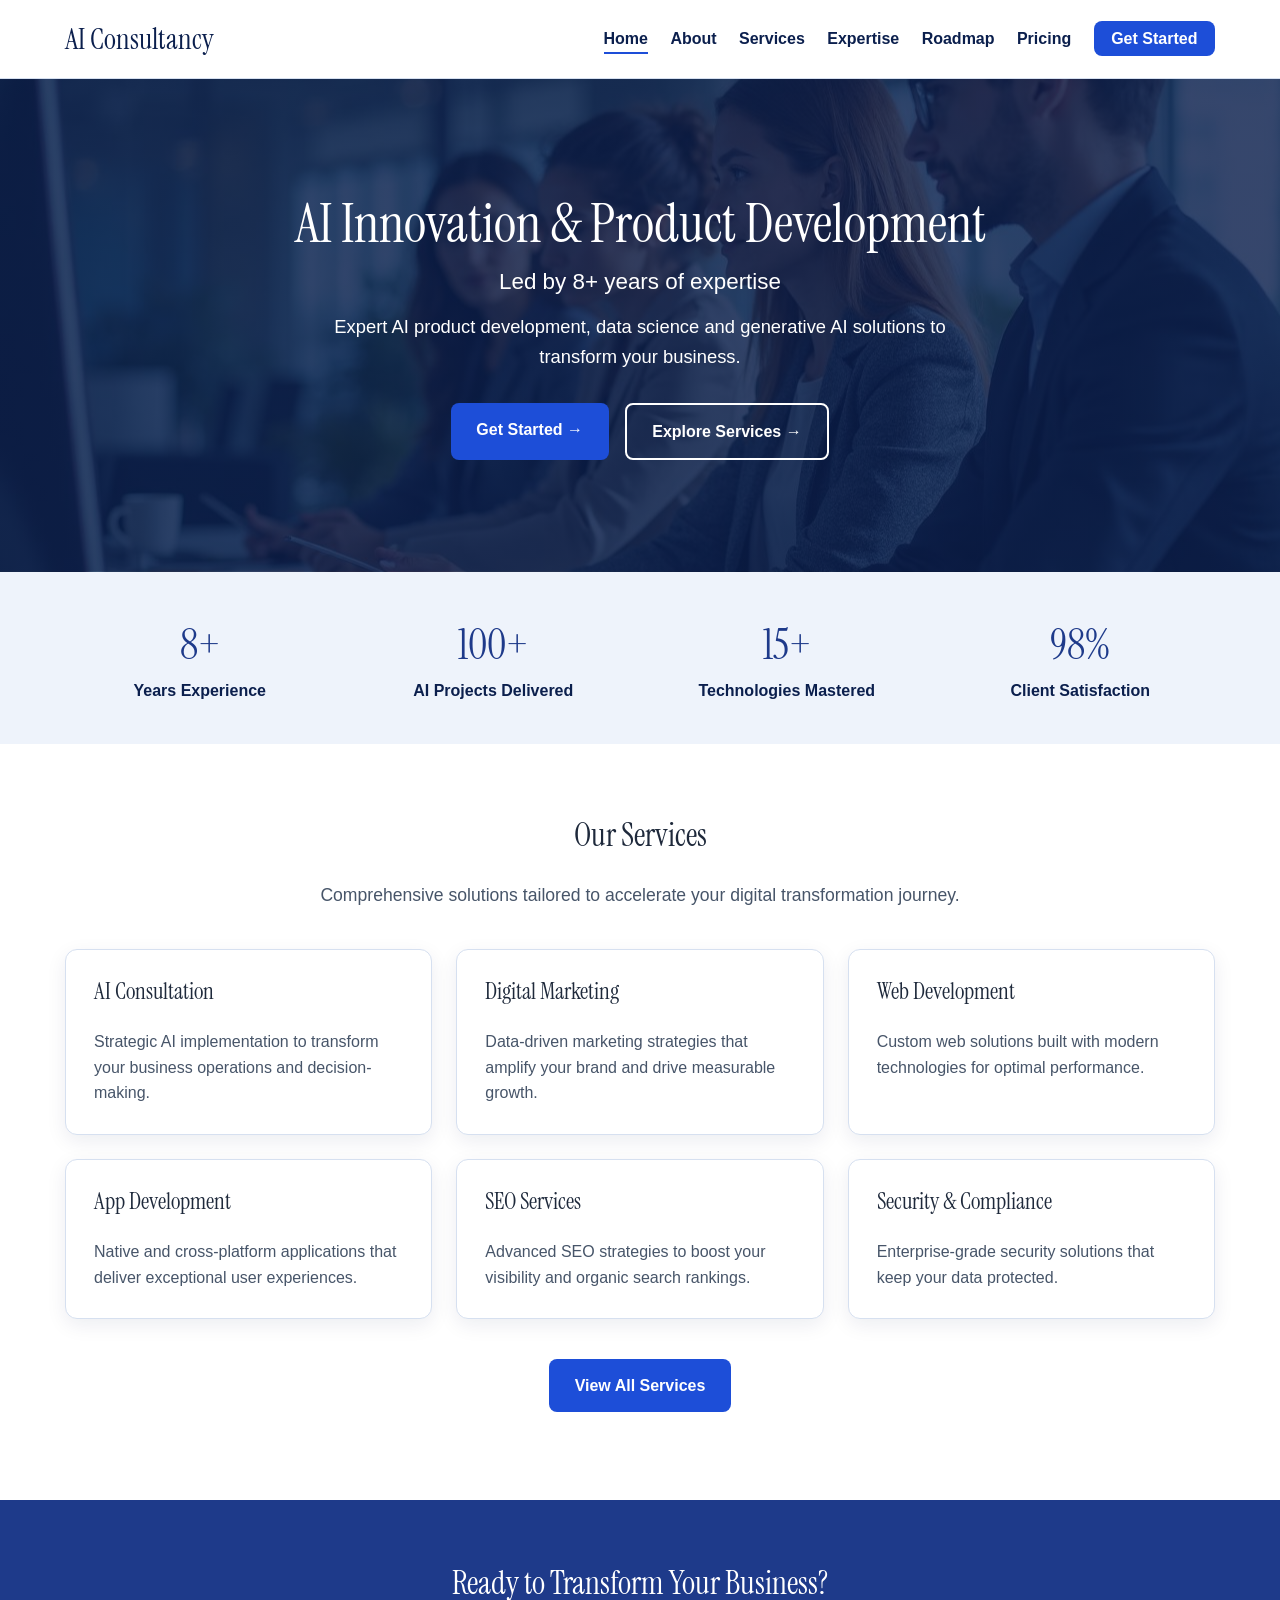
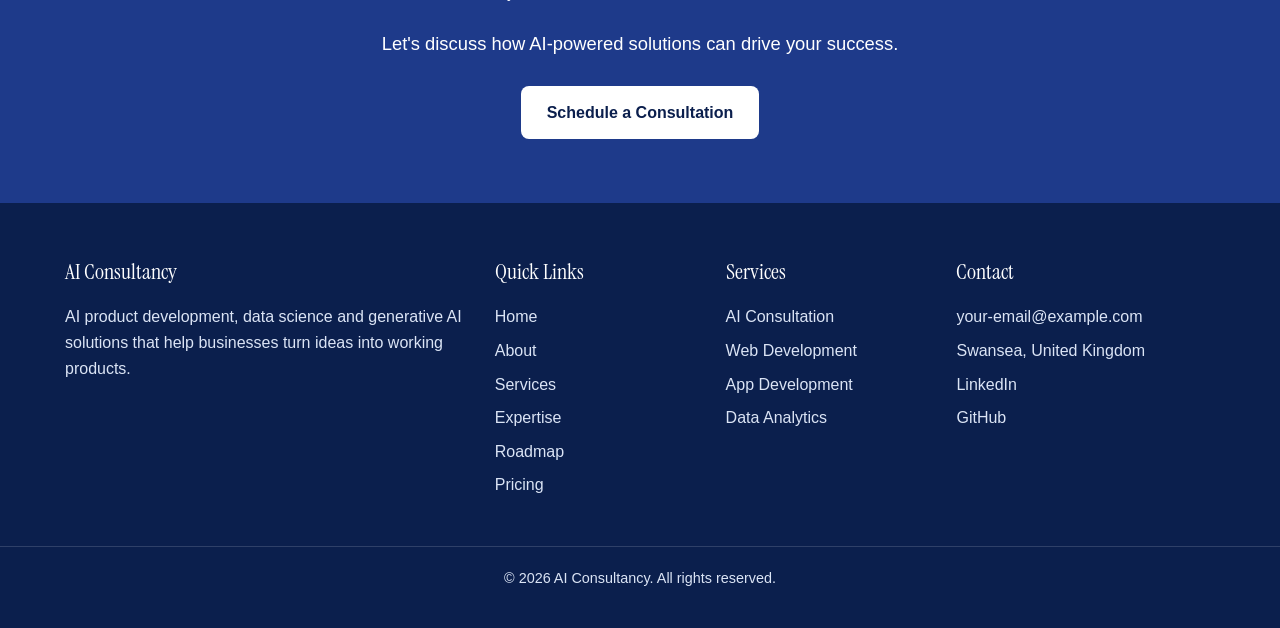
<file: index.html>
<!DOCTYPE html>
<html lang="en">

<head>
    <meta charset="UTF-8">
    <meta name="viewport" content="width=device-width, initial-scale=1.0">
    <meta name="description" content="AI consultancy offering AI product development, data science and generative AI solutions in the United Kingdom.">
    <title>Home | AI Consultancy</title>
    <!-- Google Fonts: Instrument Serif for headings -->
    <link rel="preconnect" href="https://fonts.googleapis.com">
    <link rel="preconnect" href="https://fonts.gstatic.com" crossorigin>
    <link href="https://fonts.googleapis.com/css2?family=Instrument+Serif&amp;display=swap" rel="stylesheet">
    <link rel="stylesheet" href="assets/css/style.css">
</head>

<body>
    <!-- Site header and main navigation -->
    <header class="site-header">
        <div class="container header-inner">
            <a href="index.html" class="logo">AI Consultancy</a>
            <nav aria-label="Main navigation">
                <ul class="nav-list">
                    <li><a href="index.html" aria-current="page">Home</a></li>
                    <li><a href="about.html">About</a></li>
                    <li><a href="services.html">Services</a></li>
                    <li><a href="expertise.html">Expertise</a></li>
                    <li><a href="roadmap.html">Roadmap</a></li>
                    <li><a href="pricing.html">Pricing</a></li>
                    <li><a href="consultation.html" class="nav-cta">Get Started</a></li>
                </ul>
            </nav>
        </div>
    </header>

    <main>
        <!-- Hero -->
        <section class="hero">
            <div class="container">
                <h1>AI Innovation &amp; Product Development</h1>
                <p class="hero-tagline">Led by 8+ years of expertise</p>
                <p class="hero-text">Expert AI product development, data science and generative AI solutions to transform your business.</p>
                <div class="button-group">
                    <a href="consultation.html" class="btn btn-primary">Get Started <span aria-hidden="true">&rarr;</span></a>
                    <a href="services.html" class="btn btn-outline">Explore Services <span aria-hidden="true">&rarr;</span></a>
                </div>
            </div>
        </section>

        <!-- Key statistics -->
        <section class="stats" aria-label="Key statistics">
            <div class="container grid grid-4">
                <div>
                    <p class="stat-number">8+</p>
                    <p class="stat-label">Years Experience</p>
                </div>
                <div>
                    <p class="stat-number">100+</p>
                    <p class="stat-label">AI Projects Delivered</p>
                </div>
                <div>
                    <p class="stat-number">15+</p>
                    <p class="stat-label">Technologies Mastered</p>
                </div>
                <div>
                    <p class="stat-number">98%</p>
                    <p class="stat-label">Client Satisfaction</p>
                </div>
            </div>
        </section>

        <!-- Services overview -->
        <section class="section">
            <div class="container">
                <div class="section-heading">
                    <h2>Our Services</h2>
                    <p>Comprehensive solutions tailored to accelerate your digital transformation journey.</p>
                </div>
                <div class="grid grid-3">
                    <article class="card">
                        <h3>AI Consultation</h3>
                        <p>Strategic AI implementation to transform your business operations and decision-making.</p>
                    </article>
                    <article class="card">
                        <h3>Digital Marketing</h3>
                        <p>Data-driven marketing strategies that amplify your brand and drive measurable growth.</p>
                    </article>
                    <article class="card">
                        <h3>Web Development</h3>
                        <p>Custom web solutions built with modern technologies for optimal performance.</p>
                    </article>
                    <article class="card">
                        <h3>App Development</h3>
                        <p>Native and cross-platform applications that deliver exceptional user experiences.</p>
                    </article>
                    <article class="card">
                        <h3>SEO Services</h3>
                        <p>Advanced SEO strategies to boost your visibility and organic search rankings.</p>
                    </article>
                    <article class="card">
                        <h3>Security &amp; Compliance</h3>
                        <p>Enterprise-grade security solutions that keep your data protected.</p>
                    </article>
                </div>
                <p class="center"><a href="services.html" class="btn btn-primary">View All Services</a></p>
            </div>
        </section>

            <!-- Call to action -->
            <section class="cta">
                <div class="container">
                    <h2>Ready to Transform Your Business?</h2>
                    <p>Let's discuss how AI-powered solutions can drive your success.</p>
                    <a href="consultation.html" class="btn btn-light">Schedule a Consultation</a>
                </div>
            </section>
    </main>

    <!-- Site footer -->
    <footer class="site-footer">
        <div class="container footer-grid">
            <div>
                <h2>AI Consultancy</h2>
                <p>AI product development, data science and generative AI solutions that help businesses turn ideas into working products.</p>
            </div>
            <div>
                <h2>Quick Links</h2>
                <ul>
                    <li><a href="index.html">Home</a></li>
                    <li><a href="about.html">About</a></li>
                    <li><a href="services.html">Services</a></li>
                    <li><a href="expertise.html">Expertise</a></li>
                    <li><a href="roadmap.html">Roadmap</a></li>
                    <li><a href="pricing.html">Pricing</a></li>
                </ul>
            </div>
            <div>
                <h2>Services</h2>
                <ul>
                    <li><a href="services.html#ai-consultation">AI Consultation</a></li>
                    <li><a href="services.html#web-development">Web Development</a></li>
                    <li><a href="services.html#app-development">App Development</a></li>
                    <li><a href="services.html#data-analytics">Data Analytics</a></li>
                </ul>
            </div>
            <div>
                <h2>Contact</h2>
                <ul>
                    <li><a href="mailto:your-email@example.com">your-email@example.com</a></li>
                    <li><a href="https://www.google.com/maps/place/Swansea,+UK" target="_blank" rel="noopener" aria-label="Swansea, United Kingdom on Google Maps (opens in a new tab)">Swansea, United Kingdom</a></li>
                    <li><a href="https://www.linkedin.com/" target="_blank" rel="noopener" aria-label="LinkedIn (opens in a new tab)">LinkedIn</a></li>
                    <li><a href="https://github.com/SivaPrasadK07" target="_blank" rel="noopener" aria-label="GitHub (opens in a new tab)">GitHub</a></li>
                </ul>
            </div>
        </div>
        <p class="copyright">&copy; 2026 AI Consultancy. All rights reserved.</p>
    </footer>
</body>

</html>
</file>
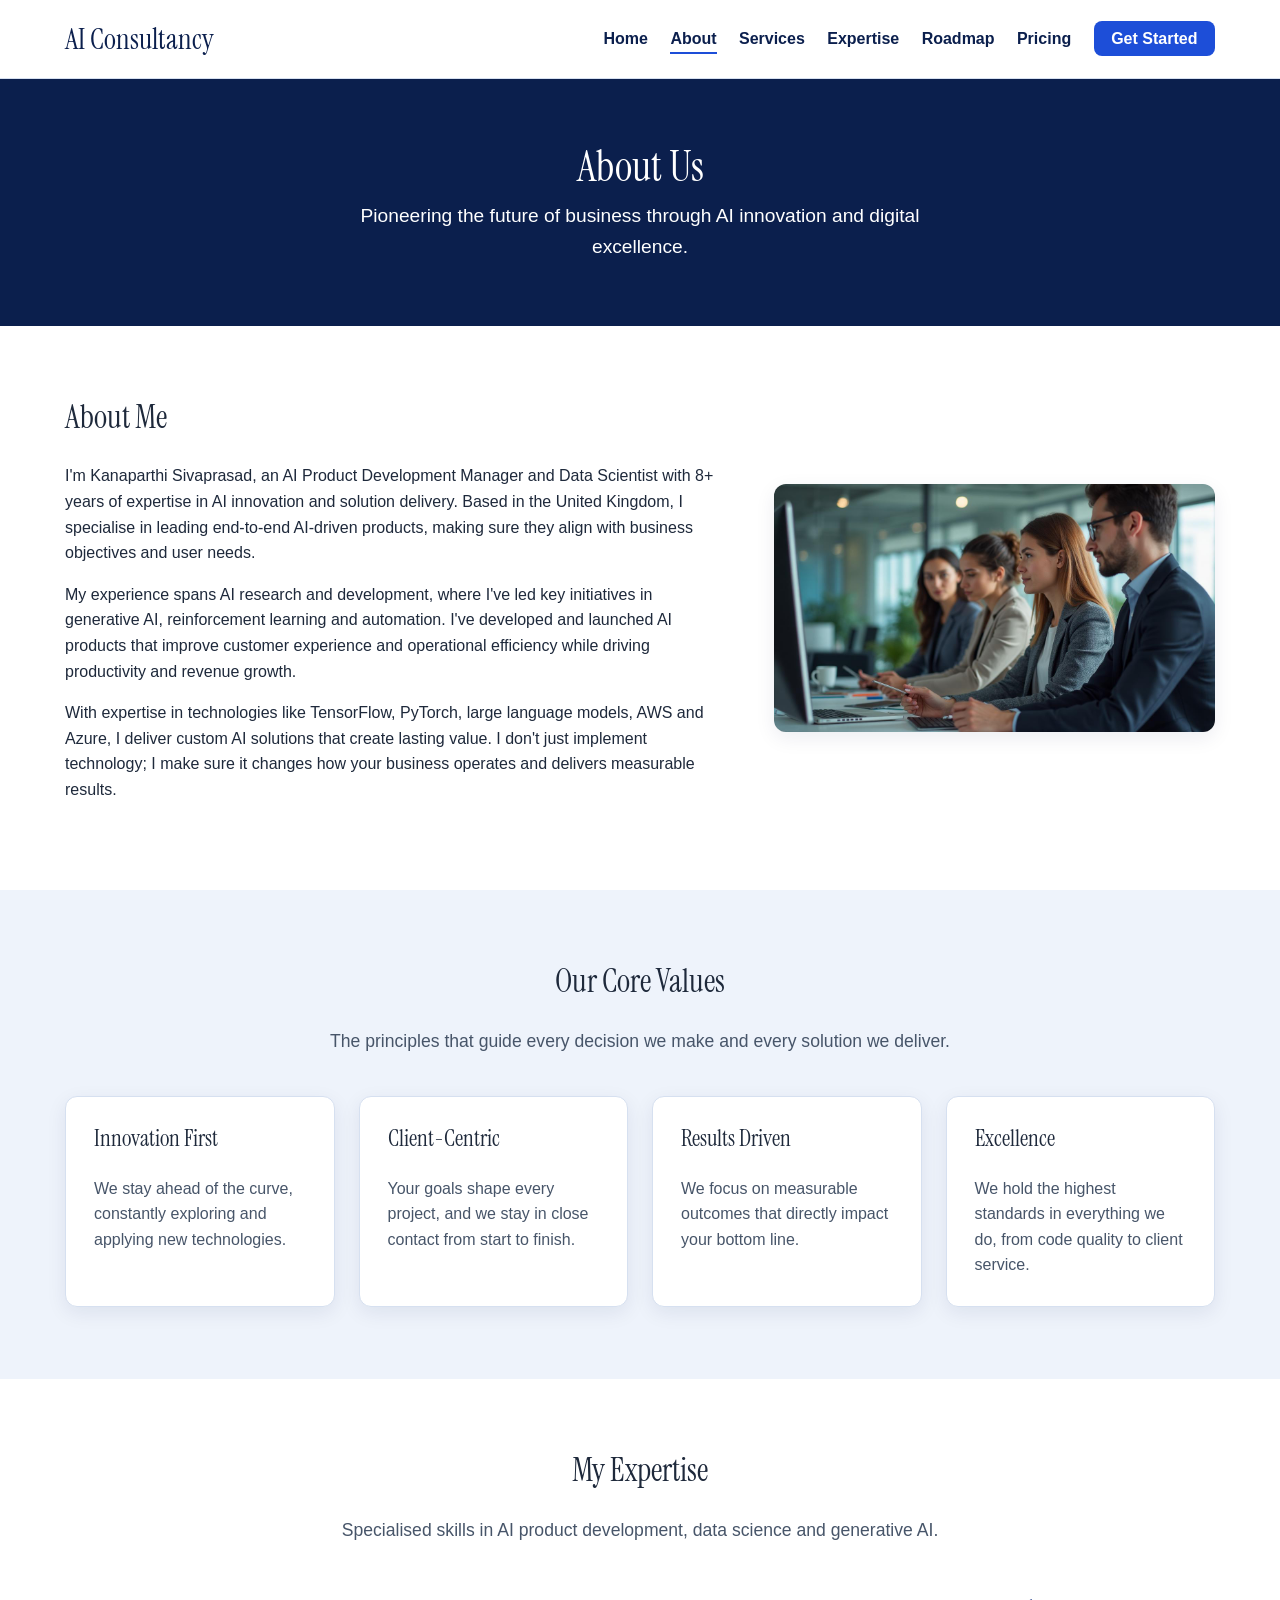
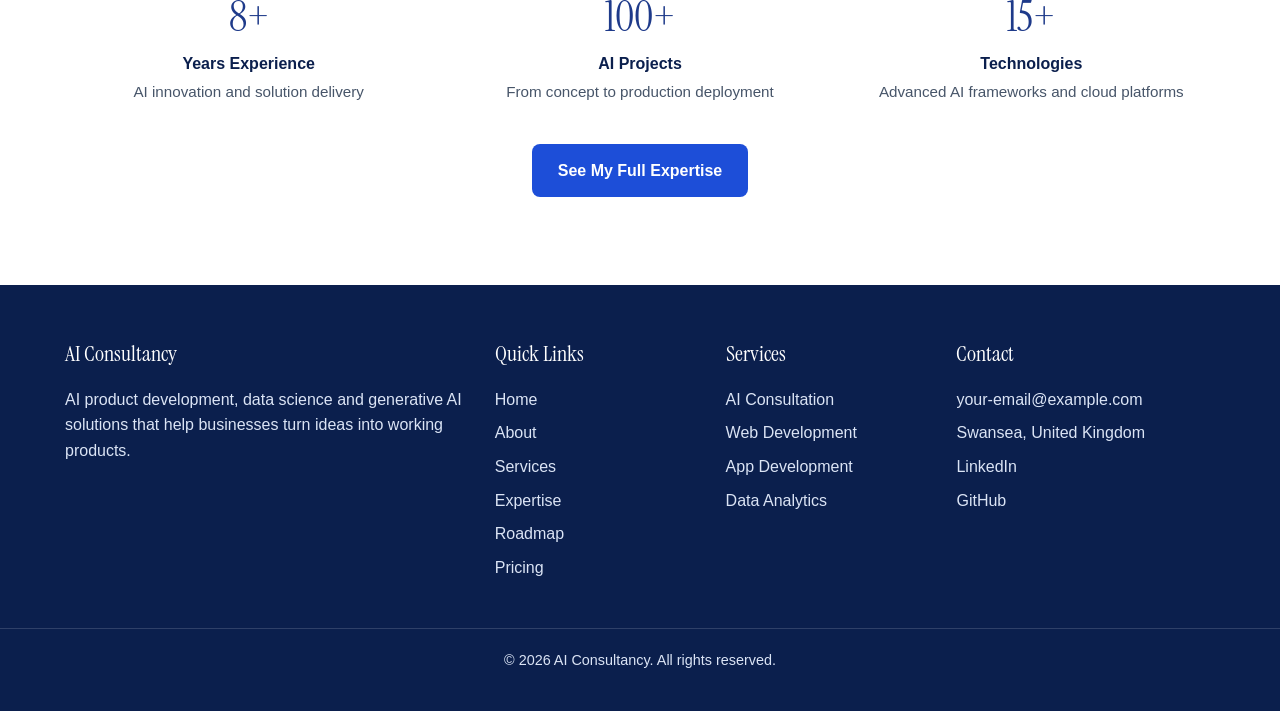
<file: about.html>
<!DOCTYPE html>
<html lang="en">

<head>
    <meta charset="UTF-8">
    <meta name="viewport" content="width=device-width, initial-scale=1.0">
    <meta name="description" content="About Kanaparthi Sivaprasad, AI product development manager and data scientist based in the United Kingdom.">
    <title>About | AI Consultancy</title>
    <!-- Google Fonts: Instrument Serif for headings -->
    <link rel="preconnect" href="https://fonts.googleapis.com">
    <link rel="preconnect" href="https://fonts.gstatic.com" crossorigin>
    <link href="https://fonts.googleapis.com/css2?family=Instrument+Serif&amp;display=swap" rel="stylesheet">
    <link rel="stylesheet" href="assets/css/style.css">
</head>

<body>
    <!-- Site header and main navigation -->
    <header class="site-header">
        <div class="container header-inner">
            <a href="index.html" class="logo">AI Consultancy</a>
            <nav aria-label="Main navigation">
                <ul class="nav-list">
                    <li><a href="index.html">Home</a></li>
                    <li><a href="about.html" aria-current="page">About</a></li>
                    <li><a href="services.html">Services</a></li>
                    <li><a href="expertise.html">Expertise</a></li>
                    <li><a href="roadmap.html">Roadmap</a></li>
                    <li><a href="pricing.html">Pricing</a></li>
                    <li><a href="consultation.html" class="nav-cta">Get Started</a></li>
                </ul>
            </nav>
        </div>
    </header>

    <main>
        <!-- Page banner -->
        <section class="page-banner">
            <div class="container">
                <h1>About Us</h1>
                <p>Pioneering the future of business through AI innovation and digital excellence.</p>
            </div>
        </section>

        <!-- About me -->
        <section class="section">
            <div class="container about-grid">
                <div>
                    <h2>About Me</h2>
                    <p>I'm Kanaparthi Sivaprasad, an AI Product Development Manager and Data Scientist with 8+ years of expertise in AI innovation and solution delivery. Based in the United Kingdom, I specialise in leading end-to-end AI-driven products, making sure they align with business objectives and user needs.</p>
                    <p>My experience spans AI research and development, where I've led key initiatives in generative AI, reinforcement learning and automation. I've developed and launched AI products that improve customer experience and operational efficiency while driving productivity and revenue growth.</p>
                    <p>With expertise in technologies like TensorFlow, PyTorch, large language models, AWS and Azure, I deliver custom AI solutions that create lasting value. I don't just implement technology; I make sure it changes how your business operates and delivers measurable results.</p>
                </div>
                <img src="assets/images/team-meeting.jpg" alt="A team of four professionals working together at laptops in a bright modern office" width="1280" height="720">
            </div>
        </section>

        <!-- Core values -->
        <section class="section section-alt">
            <div class="container">
                <div class="section-heading">
                    <h2>Our Core Values</h2>
                    <p>The principles that guide every decision we make and every solution we deliver.</p>
                </div>
                <div class="grid grid-4">
                    <article class="card">
                        <h3>Innovation First</h3>
                        <p>We stay ahead of the curve, constantly exploring and applying new technologies.</p>
                    </article>
                    <article class="card">
                        <h3>Client-Centric</h3>
                        <p>Your goals shape every project, and we stay in close contact from start to finish.</p>
                    </article>
                    <article class="card">
                        <h3>Results Driven</h3>
                        <p>We focus on measurable outcomes that directly impact your bottom line.</p>
                    </article>
                    <article class="card">
                        <h3>Excellence</h3>
                        <p>We hold the highest standards in everything we do, from code quality to client service.</p>
                    </article>
                </div>
            </div>
        </section>

        <!-- Expertise summary -->
        <section class="section">
            <div class="container">
                <div class="section-heading">
                    <h2>My Expertise</h2>
                    <p>Specialised skills in AI product development, data science and generative AI.</p>
                </div>
                <div class="grid grid-3 center">
                    <div>
                        <p class="stat-number">8+</p>
                        <p class="stat-label">Years Experience</p>
                        <p class="stat-detail">AI innovation and solution delivery</p>
                    </div>
                    <div>
                        <p class="stat-number">100+</p>
                        <p class="stat-label">AI Projects</p>
                        <p class="stat-detail">From concept to production deployment</p>
                    </div>
                    <div>
                        <p class="stat-number">15+</p>
                        <p class="stat-label">Technologies</p>
                        <p class="stat-detail">Advanced AI frameworks and cloud platforms</p>
                    </div>
                </div>
                <p class="center"><a href="expertise.html" class="btn btn-primary">See My Full Expertise</a></p>
            </div>
        </section>
    </main>

    <!-- Site footer -->
    <footer class="site-footer">
        <div class="container footer-grid">
            <div>
                <h2>AI Consultancy</h2>
                <p>AI product development, data science and generative AI solutions that help businesses turn ideas into working products.</p>
            </div>
            <div>
                <h2>Quick Links</h2>
                <ul>
                    <li><a href="index.html">Home</a></li>
                    <li><a href="about.html">About</a></li>
                    <li><a href="services.html">Services</a></li>
                    <li><a href="expertise.html">Expertise</a></li>
                    <li><a href="roadmap.html">Roadmap</a></li>
                    <li><a href="pricing.html">Pricing</a></li>
                </ul>
            </div>
            <div>
                <h2>Services</h2>
                <ul>
                    <li><a href="services.html#ai-consultation">AI Consultation</a></li>
                    <li><a href="services.html#web-development">Web Development</a></li>
                    <li><a href="services.html#app-development">App Development</a></li>
                    <li><a href="services.html#data-analytics">Data Analytics</a></li>
                </ul>
            </div>
            <div>
                <h2>Contact</h2>
                <ul>
                    <li><a href="mailto:your-email@example.com">your-email@example.com</a></li>
                    <li><a href="https://www.google.com/maps/place/Swansea,+UK" target="_blank" rel="noopener" aria-label="Swansea, United Kingdom on Google Maps (opens in a new tab)">Swansea, United Kingdom</a></li>
                    <li><a href="https://www.linkedin.com/" target="_blank" rel="noopener" aria-label="LinkedIn (opens in a new tab)">LinkedIn</a></li>
                    <li><a href="https://github.com/SivaPrasadK07" target="_blank" rel="noopener" aria-label="GitHub (opens in a new tab)">GitHub</a></li>
                </ul>
            </div>
        </div>
        <p class="copyright">&copy; 2026 AI Consultancy. All rights reserved.</p>
    </footer>
</body>

</html>
</file>
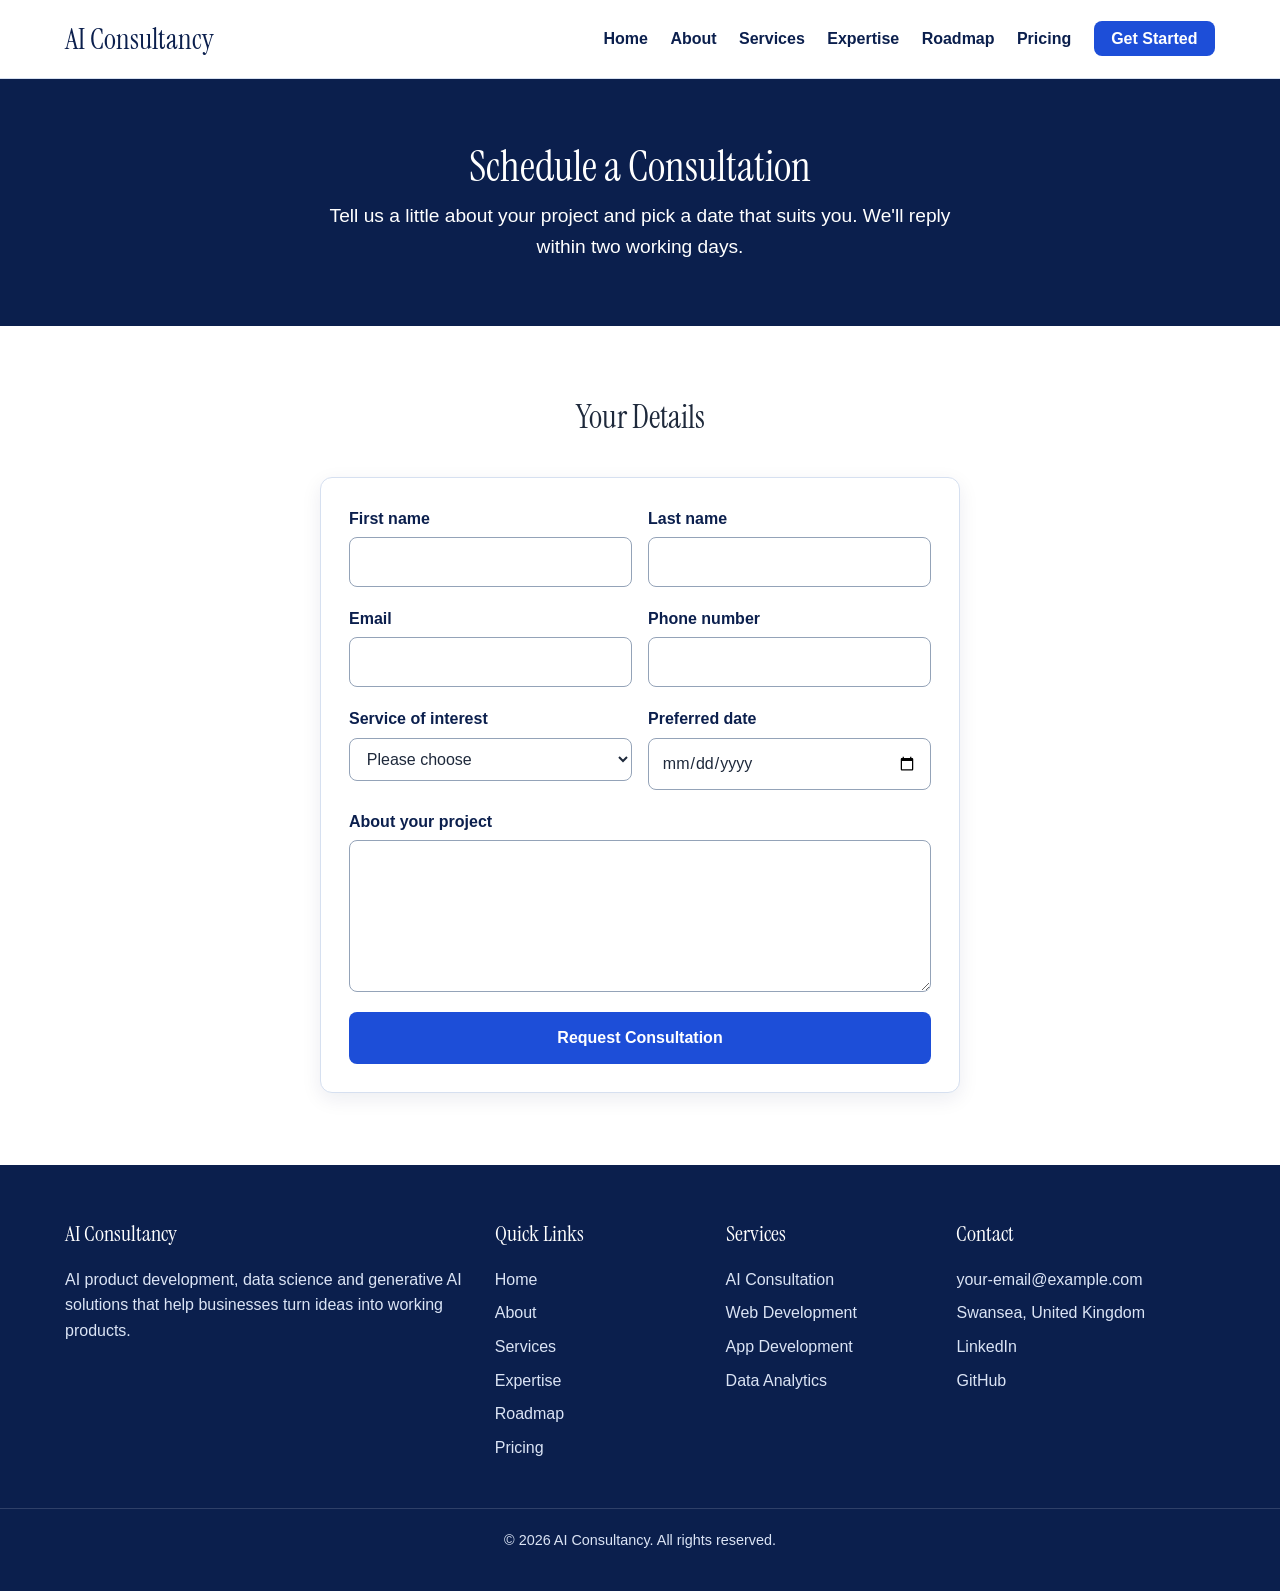
<file: consultation.html>
<!DOCTYPE html>
<html lang="en">

<head>
    <meta charset="UTF-8">
    <meta name="viewport" content="width=device-width, initial-scale=1.0">
    <meta name="description" content="Book a free consultation to discuss your AI, web or app project.">
    <title>Schedule a Consultation | AI Consultancy</title>
    <!-- Google Fonts: Instrument Serif for headings -->
    <link rel="preconnect" href="https://fonts.googleapis.com">
    <link rel="preconnect" href="https://fonts.gstatic.com" crossorigin>
    <link href="https://fonts.googleapis.com/css2?family=Instrument+Serif&amp;display=swap" rel="stylesheet">
    <link rel="stylesheet" href="assets/css/style.css">
</head>

<body>
    <!-- Site header and main navigation -->
    <header class="site-header">
        <div class="container header-inner">
            <a href="index.html" class="logo">AI Consultancy</a>
            <nav aria-label="Main navigation">
                <ul class="nav-list">
                    <li><a href="index.html">Home</a></li>
                    <li><a href="about.html">About</a></li>
                    <li><a href="services.html">Services</a></li>
                    <li><a href="expertise.html">Expertise</a></li>
                    <li><a href="roadmap.html">Roadmap</a></li>
                    <li><a href="pricing.html">Pricing</a></li>
                    <li><a href="consultation.html" class="nav-cta" aria-current="page">Get Started</a></li>
                </ul>
            </nav>
        </div>
    </header>

    <main>
        <!-- Page banner -->
        <section class="page-banner">
            <div class="container">
                <h1>Schedule a Consultation</h1>
                <p>Tell us a little about your project and pick a date that suits you. We'll reply within two working days.</p>
            </div>
        </section>

        <!-- Consultation form -->
        <section class="section">
            <div class="container">
                <h2 class="section-heading">Your Details</h2>
                <form class="card form-card" action="https://formdump.codeinstitute.net/" method="POST">
                    <div class="form-row">
                        <div class="form-field">
                            <label for="first-name">First name</label>
                            <input type="text" id="first-name" name="first_name" autocomplete="given-name" required>
                        </div>
                        <div class="form-field">
                            <label for="last-name">Last name</label>
                            <input type="text" id="last-name" name="last_name" autocomplete="family-name" required>
                        </div>
                    </div>
                    <div class="form-row">
                        <div class="form-field">
                            <label for="email">Email</label>
                            <input type="email" id="email" name="email" autocomplete="email" required>
                        </div>
                        <div class="form-field">
                            <label for="phone">Phone number</label>
                            <input type="tel" id="phone" name="phone" autocomplete="tel">
                        </div>
                    </div>
                    <div class="form-row">
                        <div class="form-field">
                            <label for="service">Service of interest</label>
                            <select id="service" name="service" required>
                                <option value="">Please choose</option>
                                <option value="ai-consultation">AI Consultation</option>
                                <option value="web-development">Web Development</option>
                                <option value="app-development">App Development</option>
                                <option value="data-analytics">Data Analytics</option>
                                <option value="other">Something else</option>
                            </select>
                        </div>
                        <div class="form-field">
                            <label for="date">Preferred date</label>
                            <input type="date" id="date" name="date" required>
                        </div>
                    </div>
                    <div class="form-field">
                        <label for="message">About your project</label>
                        <textarea id="message" name="message" rows="5"></textarea>
                    </div>
                    <button type="submit" class="btn btn-primary">Request Consultation</button>
                </form>
            </div>
        </section>
    </main>

    <!-- Site footer -->
    <footer class="site-footer">
        <div class="container footer-grid">
            <div>
                <h2>AI Consultancy</h2>
                <p>AI product development, data science and generative AI solutions that help businesses turn ideas into working products.</p>
            </div>
            <div>
                <h2>Quick Links</h2>
                <ul>
                    <li><a href="index.html">Home</a></li>
                    <li><a href="about.html">About</a></li>
                    <li><a href="services.html">Services</a></li>
                    <li><a href="expertise.html">Expertise</a></li>
                    <li><a href="roadmap.html">Roadmap</a></li>
                    <li><a href="pricing.html">Pricing</a></li>
                </ul>
            </div>
            <div>
                <h2>Services</h2>
                <ul>
                    <li><a href="services.html#ai-consultation">AI Consultation</a></li>
                    <li><a href="services.html#web-development">Web Development</a></li>
                    <li><a href="services.html#app-development">App Development</a></li>
                    <li><a href="services.html#data-analytics">Data Analytics</a></li>
                </ul>
            </div>
            <div>
                <h2>Contact</h2>
                <ul>
                    <li><a href="mailto:your-email@example.com">your-email@example.com</a></li>
                    <li><a href="https://www.google.com/maps/place/Swansea,+UK" target="_blank" rel="noopener" aria-label="Swansea, United Kingdom on Google Maps (opens in a new tab)">Swansea, United Kingdom</a></li>
                    <li><a href="https://www.linkedin.com/" target="_blank" rel="noopener" aria-label="LinkedIn (opens in a new tab)">LinkedIn</a></li>
                    <li><a href="https://github.com/SivaPrasadK07" target="_blank" rel="noopener" aria-label="GitHub (opens in a new tab)">GitHub</a></li>
                </ul>
            </div>
        </div>
        <p class="copyright">&copy; 2026 AI Consultancy. All rights reserved.</p>
    </footer>
</body>

</html>
</file>
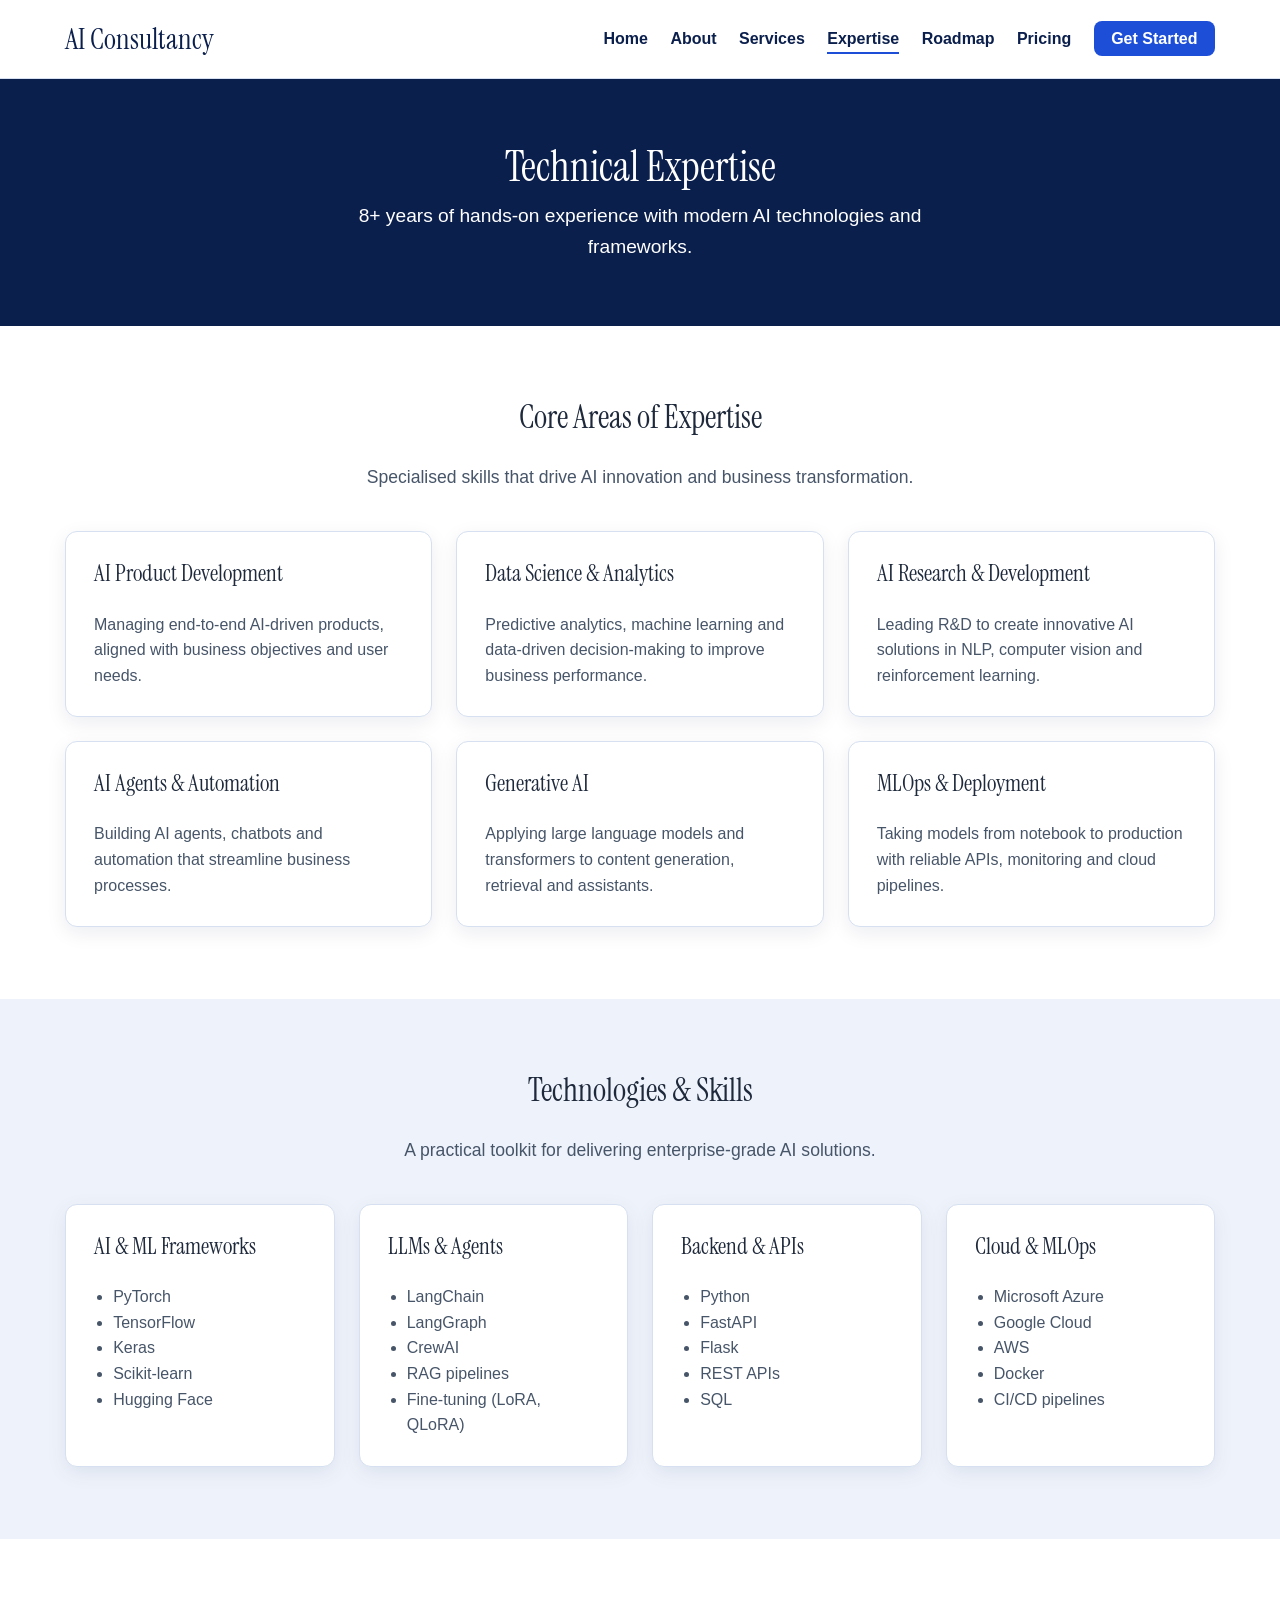
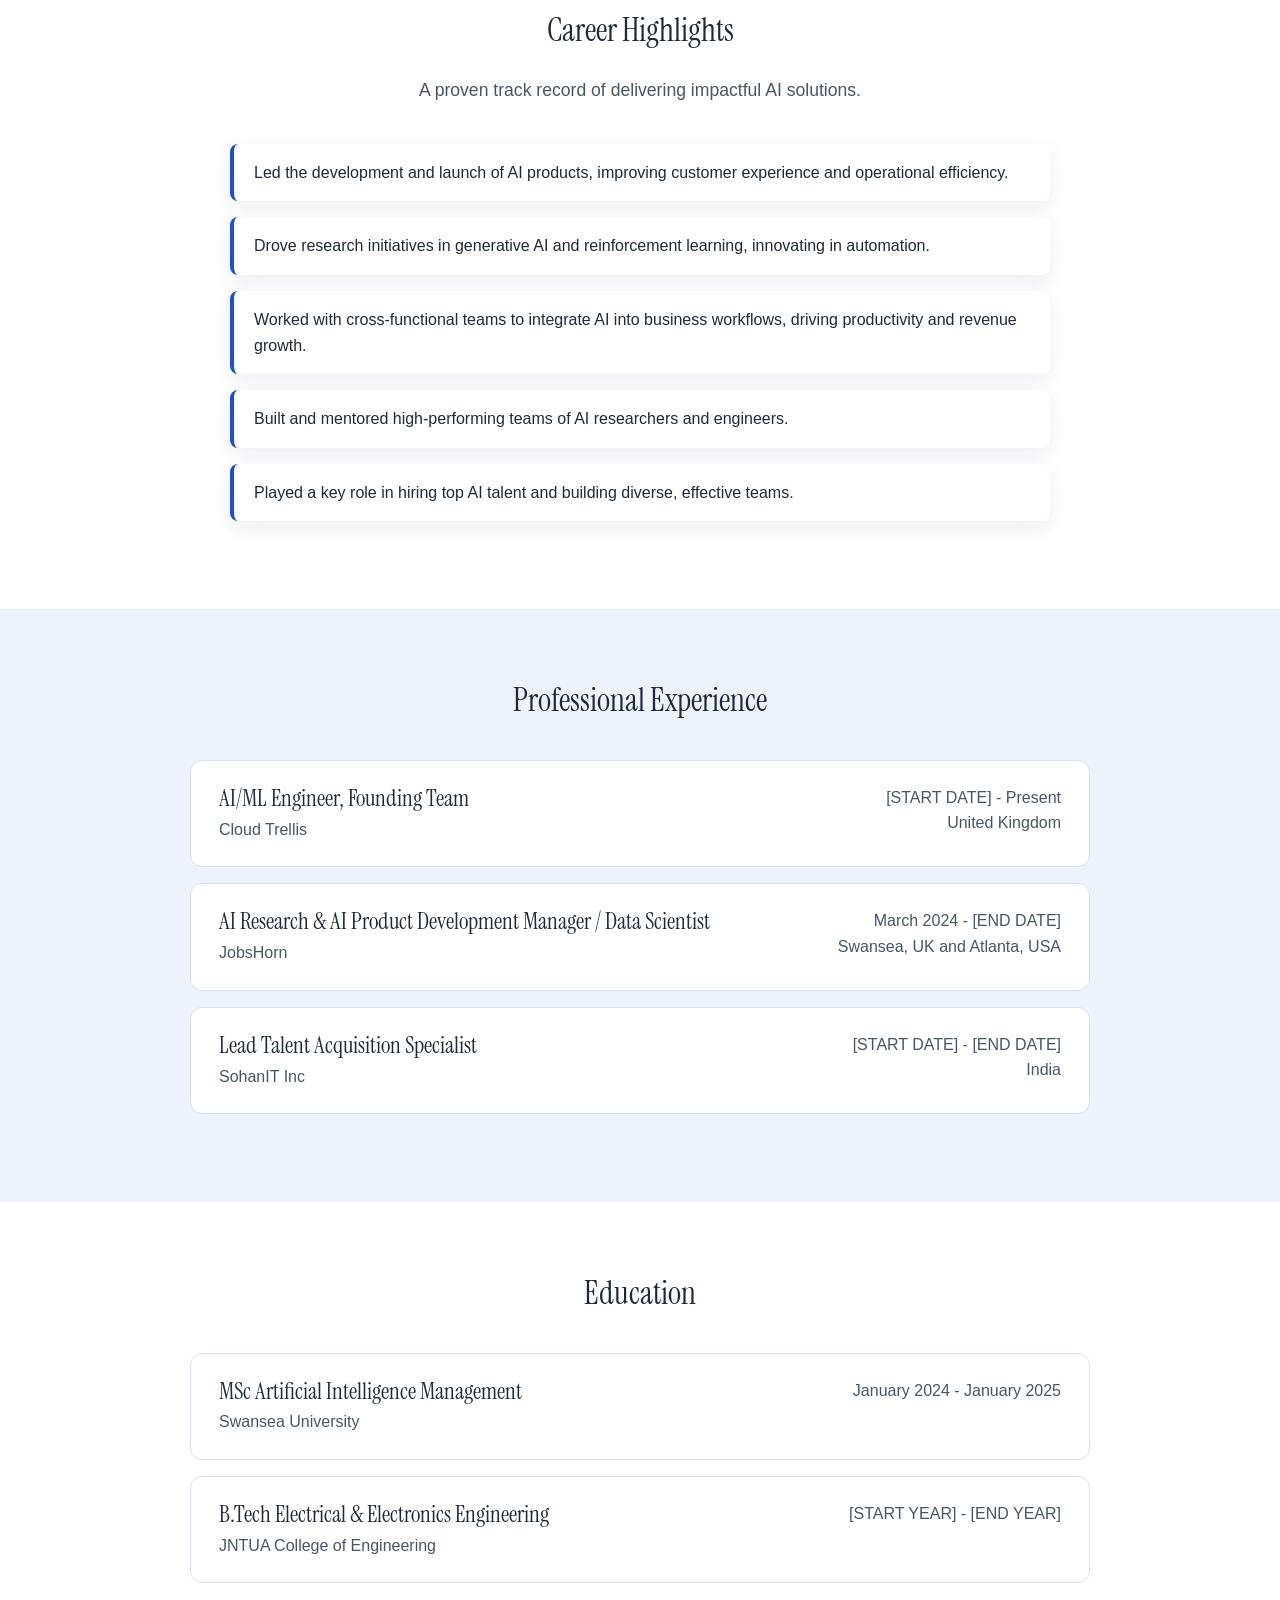
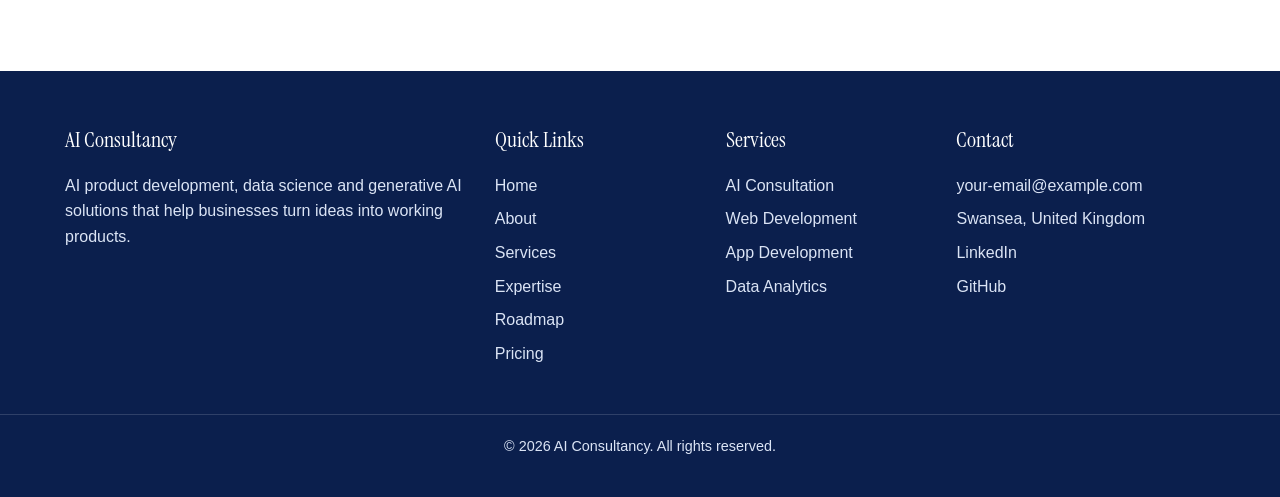
<file: expertise.html>
<!DOCTYPE html>
<html lang="en">

<head>
    <meta charset="UTF-8">
    <meta name="viewport" content="width=device-width, initial-scale=1.0">
    <meta name="description" content="Technical expertise, career highlights, professional experience and education in AI and data science.">
    <title>Expertise | AI Consultancy</title>
    <!-- Google Fonts: Instrument Serif for headings -->
    <link rel="preconnect" href="https://fonts.googleapis.com">
    <link rel="preconnect" href="https://fonts.gstatic.com" crossorigin>
    <link href="https://fonts.googleapis.com/css2?family=Instrument+Serif&amp;display=swap" rel="stylesheet">
    <link rel="stylesheet" href="assets/css/style.css">
</head>

<body>
    <!-- Site header and main navigation -->
    <header class="site-header">
        <div class="container header-inner">
            <a href="index.html" class="logo">AI Consultancy</a>
            <nav aria-label="Main navigation">
                <ul class="nav-list">
                    <li><a href="index.html">Home</a></li>
                    <li><a href="about.html">About</a></li>
                    <li><a href="services.html">Services</a></li>
                    <li><a href="expertise.html" aria-current="page">Expertise</a></li>
                    <li><a href="roadmap.html">Roadmap</a></li>
                    <li><a href="pricing.html">Pricing</a></li>
                    <li><a href="consultation.html" class="nav-cta">Get Started</a></li>
                </ul>
            </nav>
        </div>
    </header>

    <main>
        <!-- Page banner -->
        <section class="page-banner">
            <div class="container">
                <h1>Technical Expertise</h1>
                <p>8+ years of hands-on experience with modern AI technologies and frameworks.</p>
            </div>
        </section>

        <!-- Core areas -->
        <section class="section">
            <div class="container">
                <div class="section-heading">
                    <h2>Core Areas of Expertise</h2>
                    <p>Specialised skills that drive AI innovation and business transformation.</p>
                </div>
                <div class="grid grid-3">
                    <article class="card">
                        <h3>AI Product Development</h3>
                        <p>Managing end-to-end AI-driven products, aligned with business objectives and user needs.</p>
                    </article>
                    <article class="card">
                        <h3>Data Science &amp; Analytics</h3>
                        <p>Predictive analytics, machine learning and data-driven decision-making to improve business performance.</p>
                    </article>
                    <article class="card">
                        <h3>AI Research &amp; Development</h3>
                        <p>Leading R&amp;D to create innovative AI solutions in NLP, computer vision and reinforcement learning.</p>
                    </article>
                    <article class="card">
                        <h3>AI Agents &amp; Automation</h3>
                        <p>Building AI agents, chatbots and automation that streamline business processes.</p>
                    </article>
                    <article class="card">
                        <h3>Generative AI</h3>
                        <p>Applying large language models and transformers to content generation, retrieval and assistants.</p>
                    </article>
                    <article class="card">
                        <h3>MLOps &amp; Deployment</h3>
                        <p>Taking models from notebook to production with reliable APIs, monitoring and cloud pipelines.</p>
                    </article>
                </div>
            </div>
        </section>

        <!-- Technologies -->
        <section class="section section-alt">
            <div class="container">
                <div class="section-heading">
                    <h2>Technologies &amp; Skills</h2>
                    <p>A practical toolkit for delivering enterprise-grade AI solutions.</p>
                </div>
                <div class="grid grid-4">
                    <article class="card">
                        <h3>AI &amp; ML Frameworks</h3>
                        <ul>
                            <li>PyTorch</li>
                            <li>TensorFlow</li>
                            <li>Keras</li>
                            <li>Scikit-learn</li>
                            <li>Hugging Face</li>
                        </ul>
                    </article>
                    <article class="card">
                        <h3>LLMs &amp; Agents</h3>
                        <ul>
                            <li>LangChain</li>
                            <li>LangGraph</li>
                            <li>CrewAI</li>
                            <li>RAG pipelines</li>
                            <li>Fine-tuning (LoRA, QLoRA)</li>
                        </ul>
                    </article>
                    <article class="card">
                        <h3>Backend &amp; APIs</h3>
                        <ul>
                            <li>Python</li>
                            <li>FastAPI</li>
                            <li>Flask</li>
                            <li>REST APIs</li>
                            <li>SQL</li>
                        </ul>
                    </article>
                    <article class="card">
                        <h3>Cloud &amp; MLOps</h3>
                        <ul>
                            <li>Microsoft Azure</li>
                            <li>Google Cloud</li>
                            <li>AWS</li>
                            <li>Docker</li>
                            <li>CI/CD pipelines</li>
                        </ul>
                    </article>
                </div>
            </div>
        </section>

        <!-- Career highlights -->
        <section class="section">
            <div class="container">
                <div class="section-heading">
                    <h2>Career Highlights</h2>
                    <p>A proven track record of delivering impactful AI solutions.</p>
                </div>
                <ul class="highlight-list">
                    <li>Led the development and launch of AI products, improving customer experience and operational efficiency.</li>
                    <li>Drove research initiatives in generative AI and reinforcement learning, innovating in automation.</li>
                    <li>Worked with cross-functional teams to integrate AI into business workflows, driving productivity and revenue growth.</li>
                    <li>Built and mentored high-performing teams of AI researchers and engineers.</li>
                    <li>Played a key role in hiring top AI talent and building diverse, effective teams.</li>
                </ul>
            </div>
        </section>

        <!-- Professional experience -->
        <section class="section section-alt">
            <div class="container">
                <div class="section-heading">
                    <h2>Professional Experience</h2>
                </div>
                <div class="timeline-item">
                    <div>
                        <h3>AI/ML Engineer, Founding Team</h3>
                        <p>Cloud Trellis</p>
                    </div>
                    <div class="timeline-meta">
                        <p>[START DATE] - Present</p>
                        <p>United Kingdom</p>
                    </div>
                </div>
                <div class="timeline-item">
                    <div>
                        <h3>AI Research &amp; AI Product Development Manager / Data Scientist</h3>
                        <p>JobsHorn</p>
                    </div>
                    <div class="timeline-meta">
                        <p>March 2024 - [END DATE]</p>
                        <p>Swansea, UK and Atlanta, USA</p>
                    </div>
                </div>
                <div class="timeline-item">
                    <div>
                        <h3>Lead Talent Acquisition Specialist</h3>
                        <p>SohanIT Inc</p>
                    </div>
                    <div class="timeline-meta">
                        <p>[START DATE] - [END DATE]</p>
                        <p>India</p>
                    </div>
                </div>
            </div>
        </section>

        <!-- Education -->
        <section class="section">
            <div class="container">
                <div class="section-heading">
                    <h2>Education</h2>
                </div>
                <div class="timeline-item">
                    <div>
                        <h3>MSc Artificial Intelligence Management</h3>
                        <p>Swansea University</p>
                    </div>
                    <div class="timeline-meta">
                        <p>January 2024 - January 2025</p>
                    </div>
                </div>
                <div class="timeline-item">
                    <div>
                        <h3>B.Tech Electrical &amp; Electronics Engineering</h3>
                        <p>JNTUA College of Engineering</p>
                    </div>
                    <div class="timeline-meta">
                        <p>[START YEAR] - [END YEAR]</p>
                    </div>
                </div>
            </div>
        </section>
    </main>

    <!-- Site footer -->
    <footer class="site-footer">
        <div class="container footer-grid">
            <div>
                <h2>AI Consultancy</h2>
                <p>AI product development, data science and generative AI solutions that help businesses turn ideas into working products.</p>
            </div>
            <div>
                <h2>Quick Links</h2>
                <ul>
                    <li><a href="index.html">Home</a></li>
                    <li><a href="about.html">About</a></li>
                    <li><a href="services.html">Services</a></li>
                    <li><a href="expertise.html">Expertise</a></li>
                    <li><a href="roadmap.html">Roadmap</a></li>
                    <li><a href="pricing.html">Pricing</a></li>
                </ul>
            </div>
            <div>
                <h2>Services</h2>
                <ul>
                    <li><a href="services.html#ai-consultation">AI Consultation</a></li>
                    <li><a href="services.html#web-development">Web Development</a></li>
                    <li><a href="services.html#app-development">App Development</a></li>
                    <li><a href="services.html#data-analytics">Data Analytics</a></li>
                </ul>
            </div>
            <div>
                <h2>Contact</h2>
                <ul>
                    <li><a href="mailto:your-email@example.com">your-email@example.com</a></li>
                    <li><a href="https://www.google.com/maps/place/Swansea,+UK" target="_blank" rel="noopener" aria-label="Swansea, United Kingdom on Google Maps (opens in a new tab)">Swansea, United Kingdom</a></li>
                    <li><a href="https://www.linkedin.com/" target="_blank" rel="noopener" aria-label="LinkedIn (opens in a new tab)">LinkedIn</a></li>
                    <li><a href="https://github.com/SivaPrasadK07" target="_blank" rel="noopener" aria-label="GitHub (opens in a new tab)">GitHub</a></li>
                </ul>
            </div>
        </div>
        <p class="copyright">&copy; 2026 AI Consultancy. All rights reserved.</p>
    </footer>
</body>

</html>
</file>
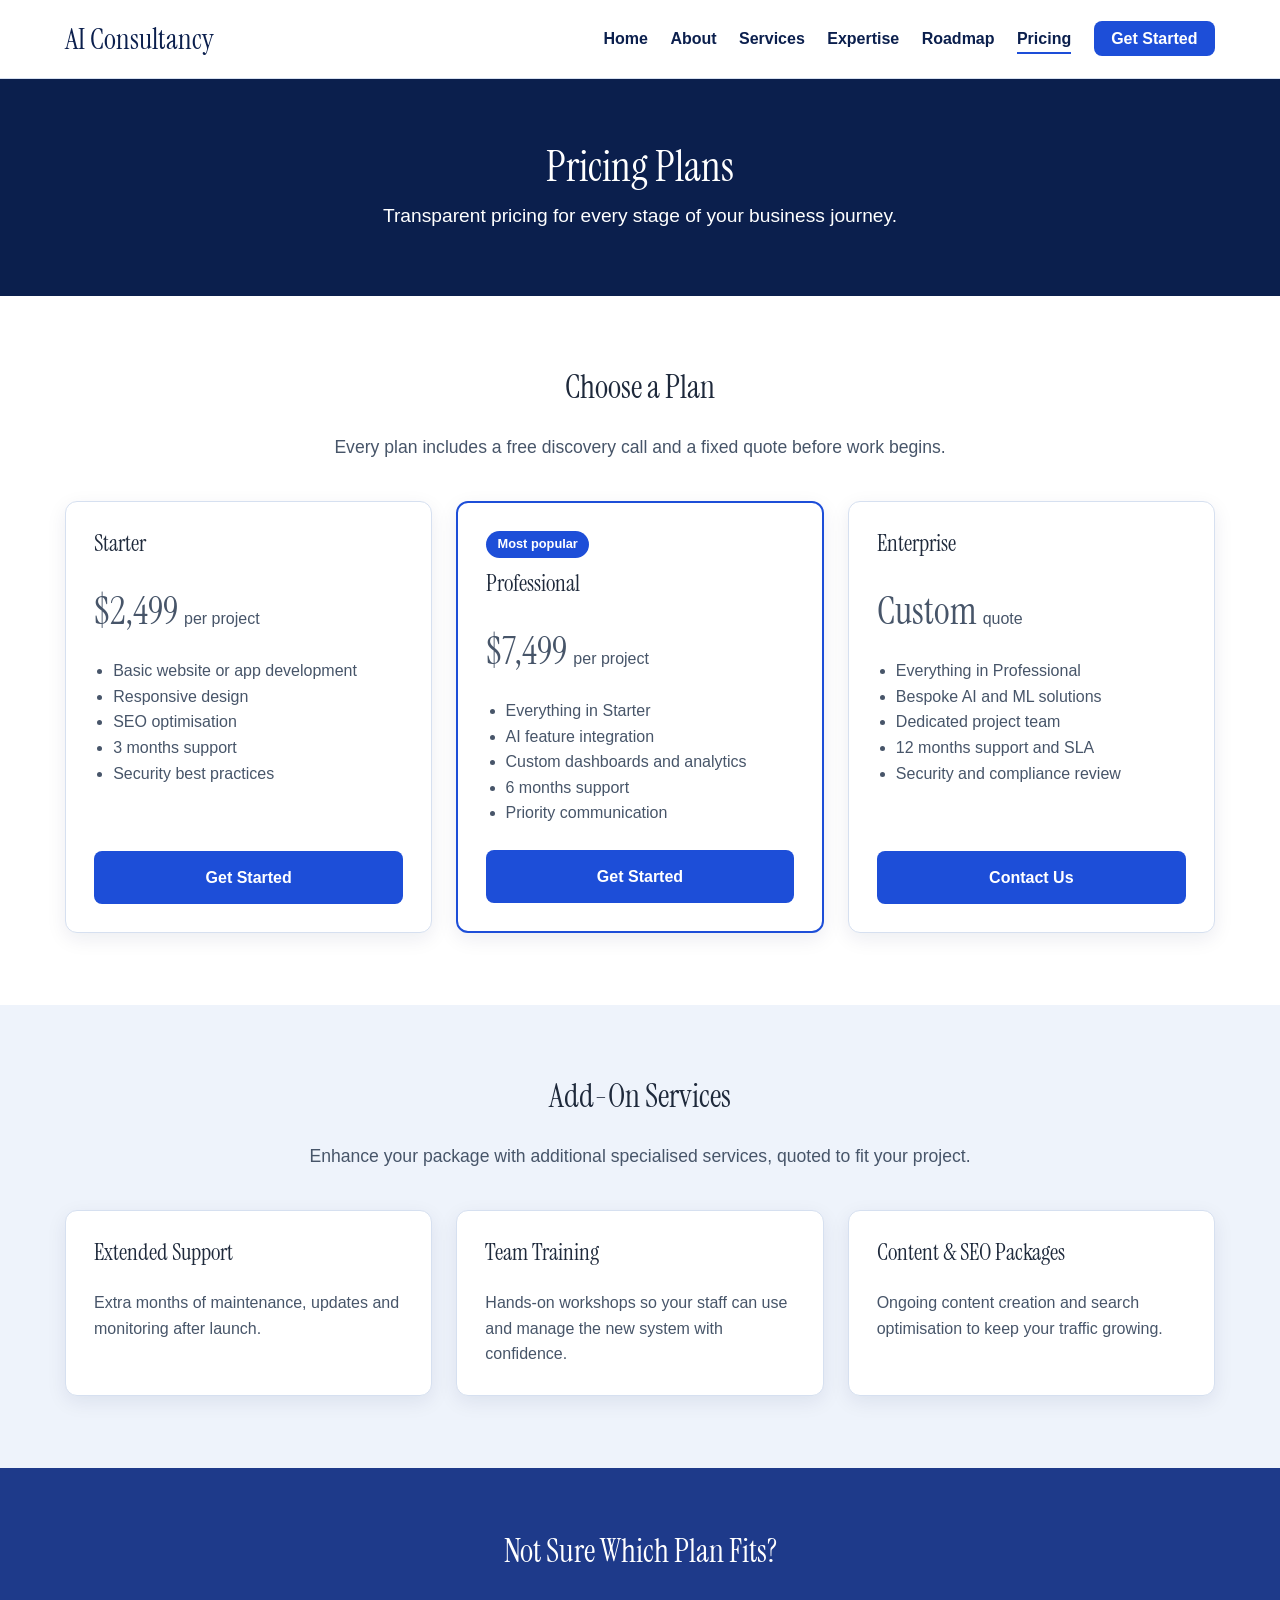
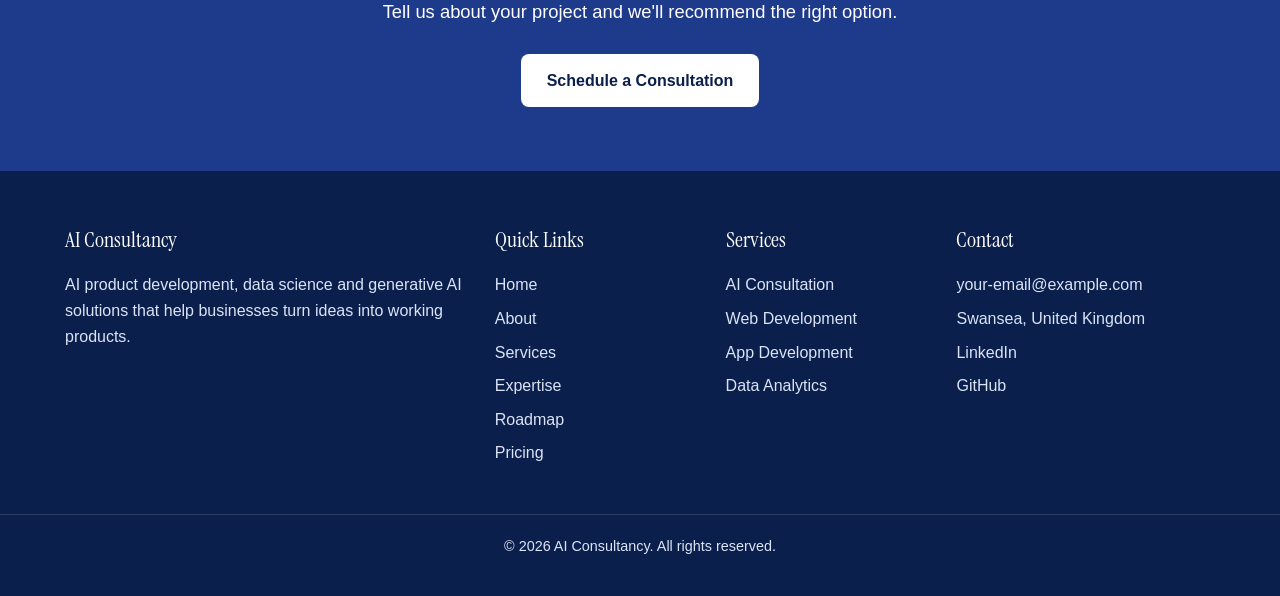
<file: pricing.html>
<!DOCTYPE html>
<html lang="en">

<head>
    <meta charset="UTF-8">
    <meta name="viewport" content="width=device-width, initial-scale=1.0">
    <meta name="description" content="Transparent pricing plans for AI, web and app projects: Starter, Professional and Enterprise.">
    <title>Pricing | AI Consultancy</title>
    <!-- Google Fonts: Instrument Serif for headings -->
    <link rel="preconnect" href="https://fonts.googleapis.com">
    <link rel="preconnect" href="https://fonts.gstatic.com" crossorigin>
    <link href="https://fonts.googleapis.com/css2?family=Instrument+Serif&amp;display=swap" rel="stylesheet">
    <link rel="stylesheet" href="assets/css/style.css">
</head>

<body>
    <!-- Site header and main navigation -->
    <header class="site-header">
        <div class="container header-inner">
            <a href="index.html" class="logo">AI Consultancy</a>
            <nav aria-label="Main navigation">
                <ul class="nav-list">
                    <li><a href="index.html">Home</a></li>
                    <li><a href="about.html">About</a></li>
                    <li><a href="services.html">Services</a></li>
                    <li><a href="expertise.html">Expertise</a></li>
                    <li><a href="roadmap.html">Roadmap</a></li>
                    <li><a href="pricing.html" aria-current="page">Pricing</a></li>
                    <li><a href="consultation.html" class="nav-cta">Get Started</a></li>
                </ul>
            </nav>
        </div>
    </header>

    <main>
        <!-- Page banner -->
        <section class="page-banner">
            <div class="container">
                <h1>Pricing Plans</h1>
                <p>Transparent pricing for every stage of your business journey.</p>
            </div>
        </section>

        <!-- Pricing plans -->
        <section class="section">
            <div class="container">
                <div class="section-heading">
                    <h2>Choose a Plan</h2>
                    <p>Every plan includes a free discovery call and a fixed quote before work begins.</p>
                </div>
                <div class="grid grid-3">
                    <article class="card price-card">
                        <h3>Starter</h3>
                        <p class="price">$2,499 <span>per project</span></p>
                        <ul>
                            <li>Basic website or app development</li>
                            <li>Responsive design</li>
                            <li>SEO optimisation</li>
                            <li>3 months support</li>
                            <li>Security best practices</li>
                        </ul>
                        <a href="consultation.html" class="btn btn-primary">Get Started</a>
                    </article>
                    <article class="card price-card price-card-featured">
                        <span class="badge">Most popular</span>
                        <h3>Professional</h3>
                        <p class="price">$7,499 <span>per project</span></p>
                        <ul>
                            <li>Everything in Starter</li>
                            <li>AI feature integration</li>
                            <li>Custom dashboards and analytics</li>
                            <li>6 months support</li>
                            <li>Priority communication</li>
                        </ul>
                        <a href="consultation.html" class="btn btn-primary">Get Started</a>
                    </article>
                    <article class="card price-card">
                        <h3>Enterprise</h3>
                        <p class="price">Custom <span>quote</span></p>
                        <ul>
                            <li>Everything in Professional</li>
                            <li>Bespoke AI and ML solutions</li>
                            <li>Dedicated project team</li>
                            <li>12 months support and SLA</li>
                            <li>Security and compliance review</li>
                        </ul>
                        <a href="consultation.html" class="btn btn-primary">Contact Us</a>
                    </article>
                </div>
            </div>
        </section>

        <!-- Add-on services -->
        <section class="section section-alt">
            <div class="container">
                <div class="section-heading">
                    <h2>Add-On Services</h2>
                    <p>Enhance your package with additional specialised services, quoted to fit your project.</p>
                </div>
                <div class="grid grid-3">
                    <article class="card">
                        <h3>Extended Support</h3>
                        <p>Extra months of maintenance, updates and monitoring after launch.</p>
                    </article>
                    <article class="card">
                        <h3>Team Training</h3>
                        <p>Hands-on workshops so your staff can use and manage the new system with confidence.</p>
                    </article>
                    <article class="card">
                        <h3>Content &amp; SEO Packages</h3>
                        <p>Ongoing content creation and search optimisation to keep your traffic growing.</p>
                    </article>
                </div>
            </div>
        </section>

            <!-- Call to action -->
            <section class="cta">
                <div class="container">
                    <h2>Not Sure Which Plan Fits?</h2>
                    <p>Tell us about your project and we'll recommend the right option.</p>
                    <a href="consultation.html" class="btn btn-light">Schedule a Consultation</a>
                </div>
            </section>
    </main>

    <!-- Site footer -->
    <footer class="site-footer">
        <div class="container footer-grid">
            <div>
                <h2>AI Consultancy</h2>
                <p>AI product development, data science and generative AI solutions that help businesses turn ideas into working products.</p>
            </div>
            <div>
                <h2>Quick Links</h2>
                <ul>
                    <li><a href="index.html">Home</a></li>
                    <li><a href="about.html">About</a></li>
                    <li><a href="services.html">Services</a></li>
                    <li><a href="expertise.html">Expertise</a></li>
                    <li><a href="roadmap.html">Roadmap</a></li>
                    <li><a href="pricing.html">Pricing</a></li>
                </ul>
            </div>
            <div>
                <h2>Services</h2>
                <ul>
                    <li><a href="services.html#ai-consultation">AI Consultation</a></li>
                    <li><a href="services.html#web-development">Web Development</a></li>
                    <li><a href="services.html#app-development">App Development</a></li>
                    <li><a href="services.html#data-analytics">Data Analytics</a></li>
                </ul>
            </div>
            <div>
                <h2>Contact</h2>
                <ul>
                    <li><a href="mailto:your-email@example.com">your-email@example.com</a></li>
                    <li><a href="https://www.google.com/maps/place/Swansea,+UK" target="_blank" rel="noopener" aria-label="Swansea, United Kingdom on Google Maps (opens in a new tab)">Swansea, United Kingdom</a></li>
                    <li><a href="https://www.linkedin.com/" target="_blank" rel="noopener" aria-label="LinkedIn (opens in a new tab)">LinkedIn</a></li>
                    <li><a href="https://github.com/SivaPrasadK07" target="_blank" rel="noopener" aria-label="GitHub (opens in a new tab)">GitHub</a></li>
                </ul>
            </div>
        </div>
        <p class="copyright">&copy; 2026 AI Consultancy. All rights reserved.</p>
    </footer>
</body>

</html>
</file>
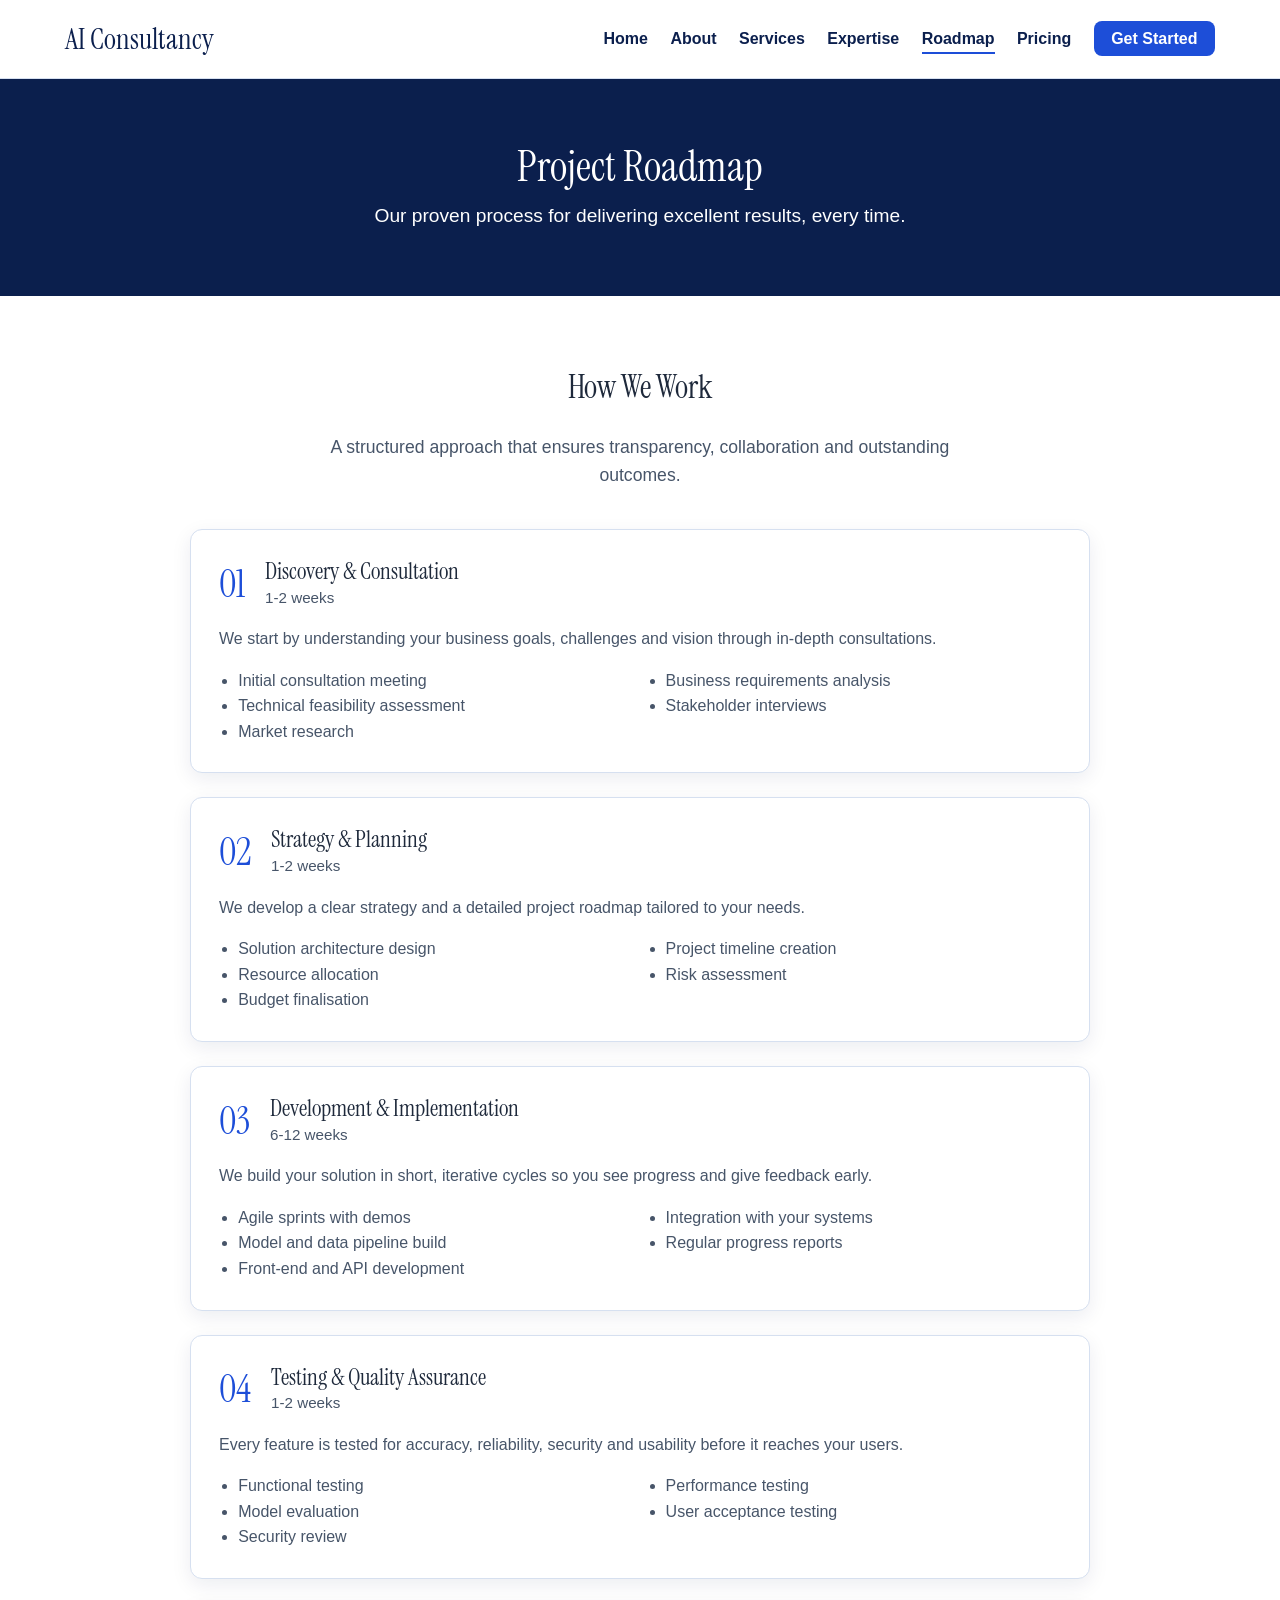
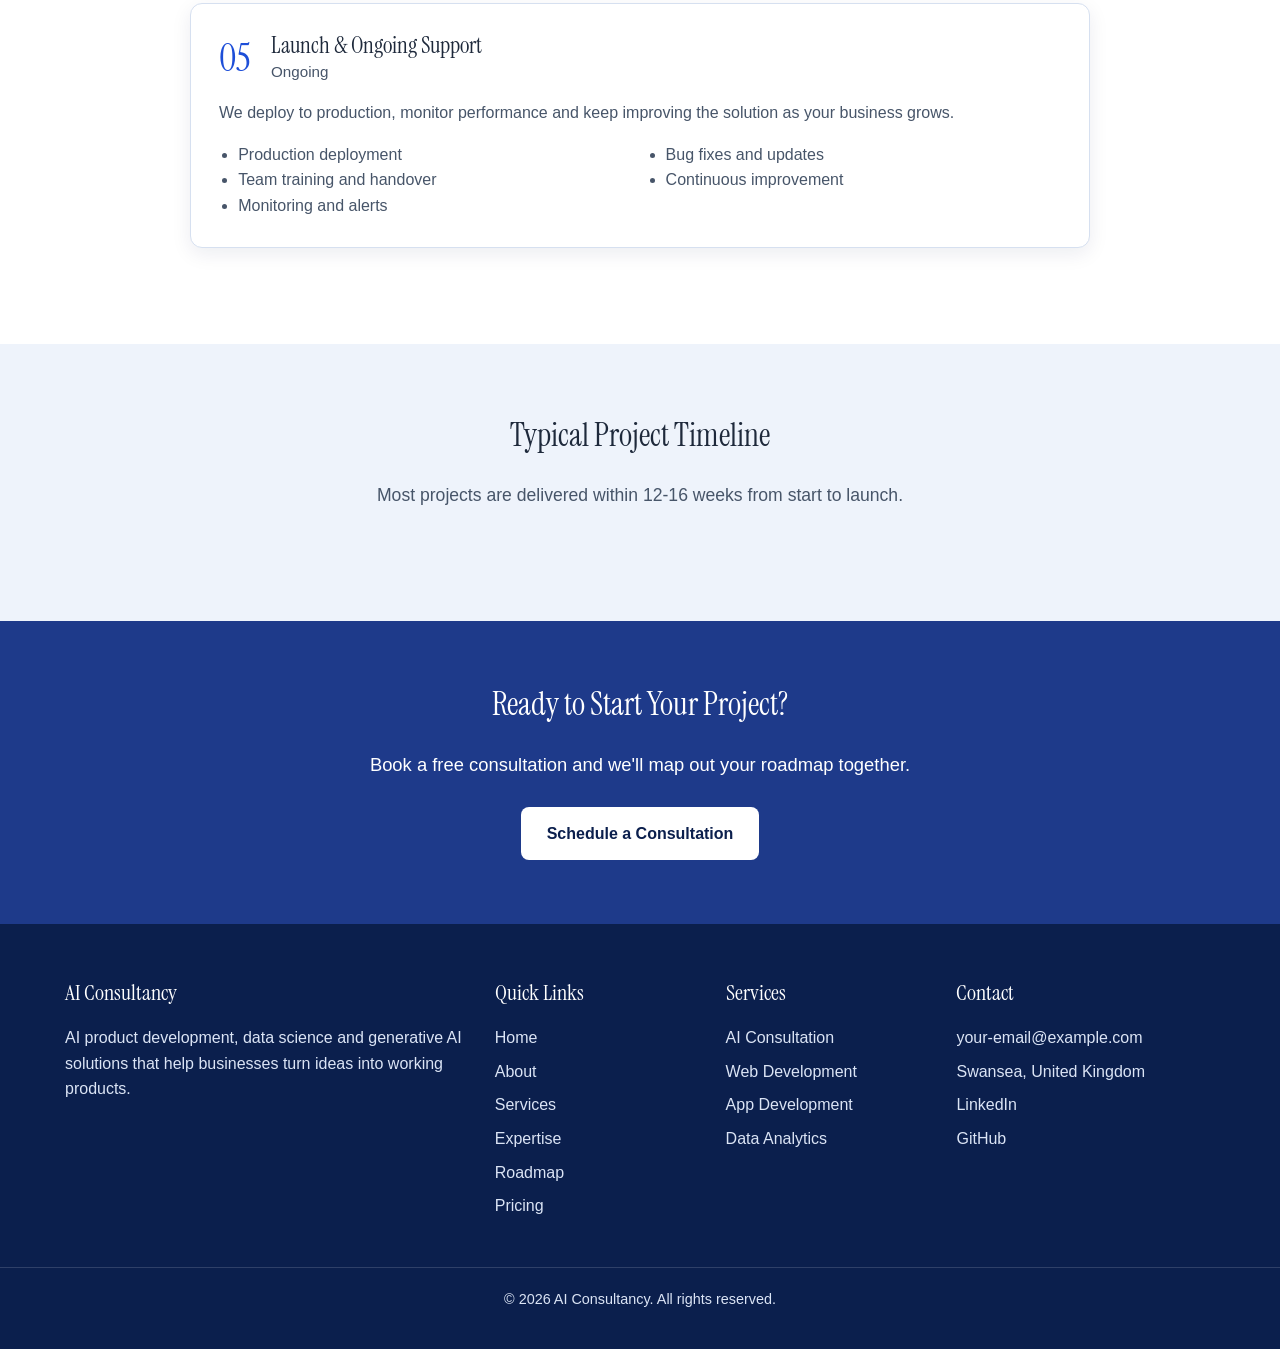
<file: roadmap.html>
<!DOCTYPE html>
<html lang="en">

<head>
    <meta charset="UTF-8">
    <meta name="viewport" content="width=device-width, initial-scale=1.0">
    <meta name="description" content="Our five-phase project roadmap, from discovery to launch and ongoing support.">
    <title>Roadmap | AI Consultancy</title>
    <!-- Google Fonts: Instrument Serif for headings -->
    <link rel="preconnect" href="https://fonts.googleapis.com">
    <link rel="preconnect" href="https://fonts.gstatic.com" crossorigin>
    <link href="https://fonts.googleapis.com/css2?family=Instrument+Serif&amp;display=swap" rel="stylesheet">
    <link rel="stylesheet" href="assets/css/style.css">
</head>

<body>
    <!-- Site header and main navigation -->
    <header class="site-header">
        <div class="container header-inner">
            <a href="index.html" class="logo">AI Consultancy</a>
            <nav aria-label="Main navigation">
                <ul class="nav-list">
                    <li><a href="index.html">Home</a></li>
                    <li><a href="about.html">About</a></li>
                    <li><a href="services.html">Services</a></li>
                    <li><a href="expertise.html">Expertise</a></li>
                    <li><a href="roadmap.html" aria-current="page">Roadmap</a></li>
                    <li><a href="pricing.html">Pricing</a></li>
                    <li><a href="consultation.html" class="nav-cta">Get Started</a></li>
                </ul>
            </nav>
        </div>
    </header>

    <main>
        <!-- Page banner -->
        <section class="page-banner">
            <div class="container">
                <h1>Project Roadmap</h1>
                <p>Our proven process for delivering excellent results, every time.</p>
            </div>
        </section>

        <!-- Project phases -->
        <section class="section">
            <div class="container">
                <div class="section-heading">
                    <h2>How We Work</h2>
                    <p>A structured approach that ensures transparency, collaboration and outstanding outcomes.</p>
                </div>
                <article class="card phase">
                    <div class="phase-header">
                        <span class="phase-number" aria-hidden="true">01</span>
                        <div>
                            <h3>Discovery &amp; Consultation</h3>
                            <p class="phase-duration">1-2 weeks</p>
                        </div>
                    </div>
                    <p>We start by understanding your business goals, challenges and vision through in-depth consultations.</p>
                    <ul>
                        <li>Initial consultation meeting</li>
                        <li>Technical feasibility assessment</li>
                        <li>Market research</li>
                        <li>Business requirements analysis</li>
                        <li>Stakeholder interviews</li>
                    </ul>
                </article>
                <article class="card phase">
                    <div class="phase-header">
                        <span class="phase-number" aria-hidden="true">02</span>
                        <div>
                            <h3>Strategy &amp; Planning</h3>
                            <p class="phase-duration">1-2 weeks</p>
                        </div>
                    </div>
                    <p>We develop a clear strategy and a detailed project roadmap tailored to your needs.</p>
                    <ul>
                        <li>Solution architecture design</li>
                        <li>Resource allocation</li>
                        <li>Budget finalisation</li>
                        <li>Project timeline creation</li>
                        <li>Risk assessment</li>
                    </ul>
                </article>
                <article class="card phase">
                    <div class="phase-header">
                        <span class="phase-number" aria-hidden="true">03</span>
                        <div>
                            <h3>Development &amp; Implementation</h3>
                            <p class="phase-duration">6-12 weeks</p>
                        </div>
                    </div>
                    <p>We build your solution in short, iterative cycles so you see progress and give feedback early.</p>
                    <ul>
                        <li>Agile sprints with demos</li>
                        <li>Model and data pipeline build</li>
                        <li>Front-end and API development</li>
                        <li>Integration with your systems</li>
                        <li>Regular progress reports</li>
                    </ul>
                </article>
                <article class="card phase">
                    <div class="phase-header">
                        <span class="phase-number" aria-hidden="true">04</span>
                        <div>
                            <h3>Testing &amp; Quality Assurance</h3>
                            <p class="phase-duration">1-2 weeks</p>
                        </div>
                    </div>
                    <p>Every feature is tested for accuracy, reliability, security and usability before it reaches your users.</p>
                    <ul>
                        <li>Functional testing</li>
                        <li>Model evaluation</li>
                        <li>Security review</li>
                        <li>Performance testing</li>
                        <li>User acceptance testing</li>
                    </ul>
                </article>
                <article class="card phase">
                    <div class="phase-header">
                        <span class="phase-number" aria-hidden="true">05</span>
                        <div>
                            <h3>Launch &amp; Ongoing Support</h3>
                            <p class="phase-duration">Ongoing</p>
                        </div>
                    </div>
                    <p>We deploy to production, monitor performance and keep improving the solution as your business grows.</p>
                    <ul>
                        <li>Production deployment</li>
                        <li>Team training and handover</li>
                        <li>Monitoring and alerts</li>
                        <li>Bug fixes and updates</li>
                        <li>Continuous improvement</li>
                    </ul>
                </article>
            </div>
        </section>

        <!-- Timeline summary -->
        <section class="section section-alt">
            <div class="container section-heading">
                <h2>Typical Project Timeline</h2>
                <p>Most projects are delivered within 12-16 weeks from start to launch.</p>
            </div>
        </section>

            <!-- Call to action -->
            <section class="cta">
                <div class="container">
                    <h2>Ready to Start Your Project?</h2>
                    <p>Book a free consultation and we'll map out your roadmap together.</p>
                    <a href="consultation.html" class="btn btn-light">Schedule a Consultation</a>
                </div>
            </section>
    </main>

    <!-- Site footer -->
    <footer class="site-footer">
        <div class="container footer-grid">
            <div>
                <h2>AI Consultancy</h2>
                <p>AI product development, data science and generative AI solutions that help businesses turn ideas into working products.</p>
            </div>
            <div>
                <h2>Quick Links</h2>
                <ul>
                    <li><a href="index.html">Home</a></li>
                    <li><a href="about.html">About</a></li>
                    <li><a href="services.html">Services</a></li>
                    <li><a href="expertise.html">Expertise</a></li>
                    <li><a href="roadmap.html">Roadmap</a></li>
                    <li><a href="pricing.html">Pricing</a></li>
                </ul>
            </div>
            <div>
                <h2>Services</h2>
                <ul>
                    <li><a href="services.html#ai-consultation">AI Consultation</a></li>
                    <li><a href="services.html#web-development">Web Development</a></li>
                    <li><a href="services.html#app-development">App Development</a></li>
                    <li><a href="services.html#data-analytics">Data Analytics</a></li>
                </ul>
            </div>
            <div>
                <h2>Contact</h2>
                <ul>
                    <li><a href="mailto:your-email@example.com">your-email@example.com</a></li>
                    <li><a href="https://www.google.com/maps/place/Swansea,+UK" target="_blank" rel="noopener" aria-label="Swansea, United Kingdom on Google Maps (opens in a new tab)">Swansea, United Kingdom</a></li>
                    <li><a href="https://www.linkedin.com/" target="_blank" rel="noopener" aria-label="LinkedIn (opens in a new tab)">LinkedIn</a></li>
                    <li><a href="https://github.com/SivaPrasadK07" target="_blank" rel="noopener" aria-label="GitHub (opens in a new tab)">GitHub</a></li>
                </ul>
            </div>
        </div>
        <p class="copyright">&copy; 2026 AI Consultancy. All rights reserved.</p>
    </footer>
</body>

</html>
</file>
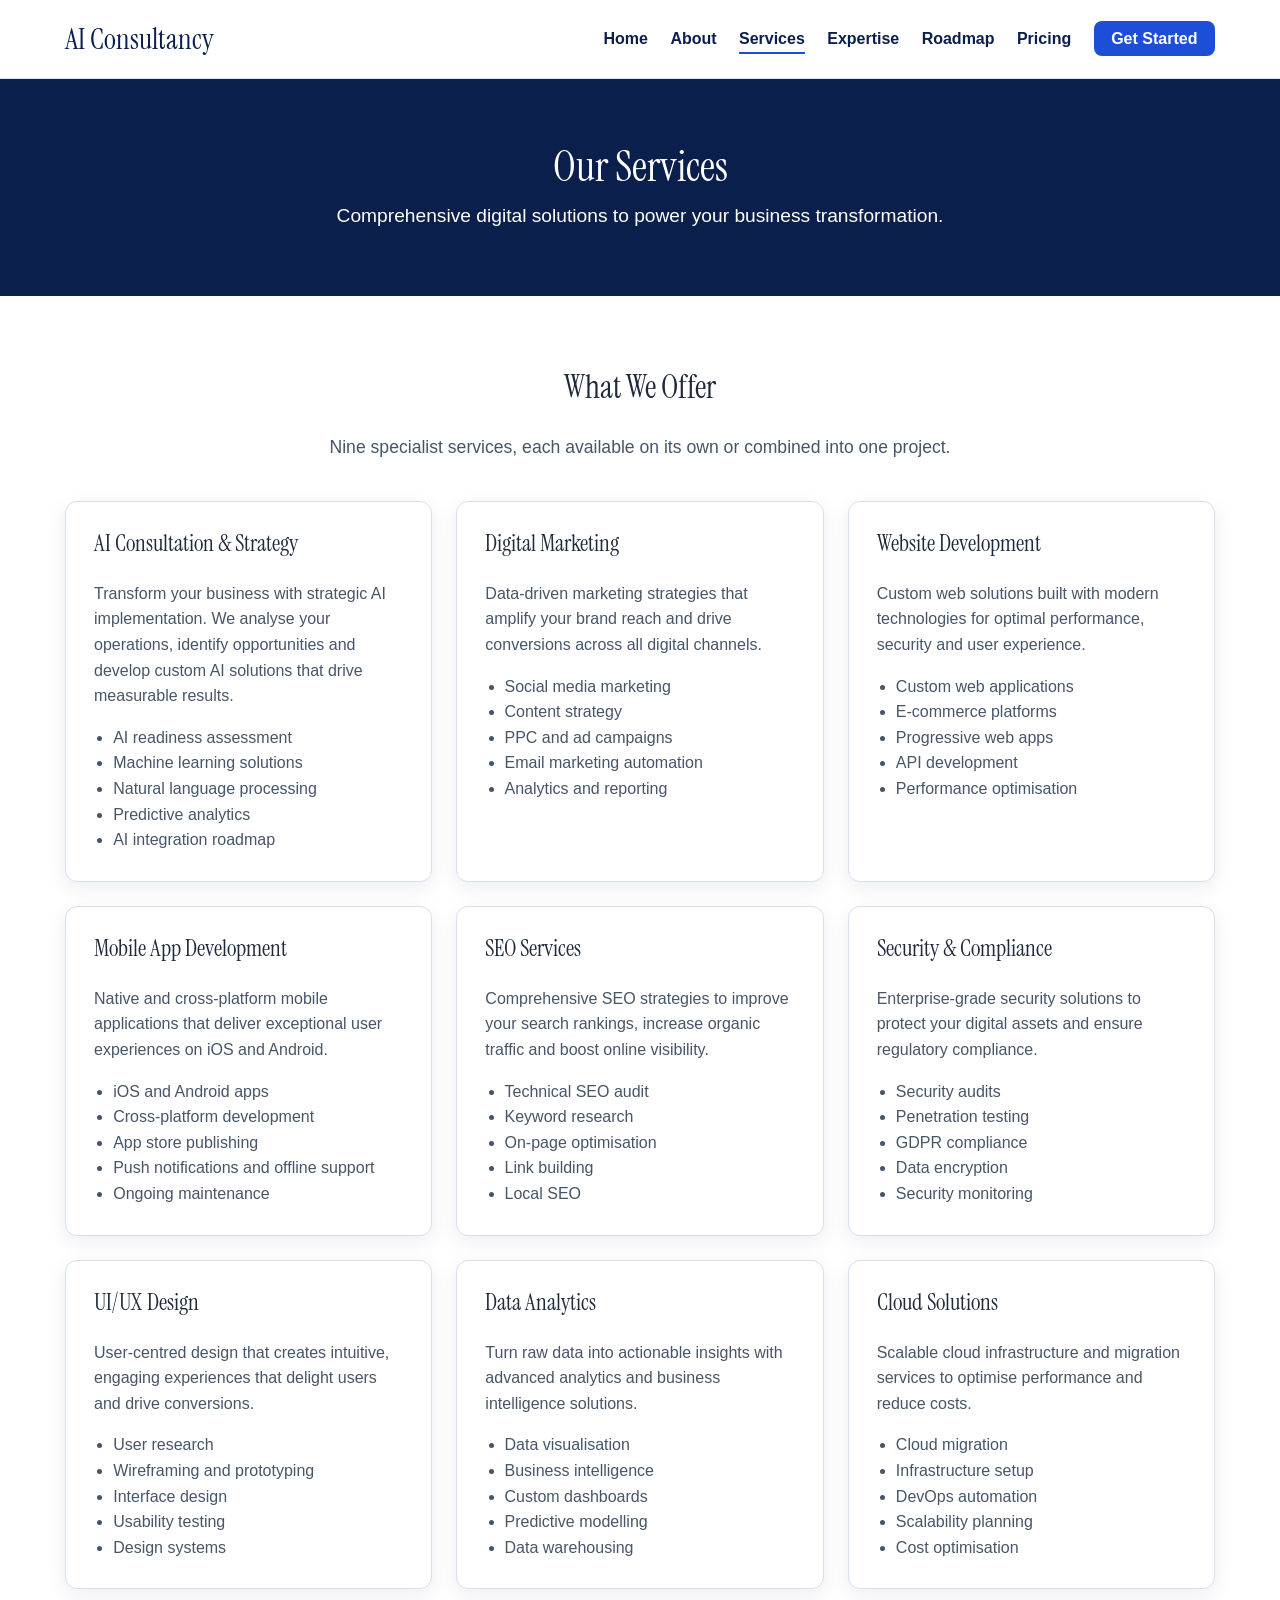
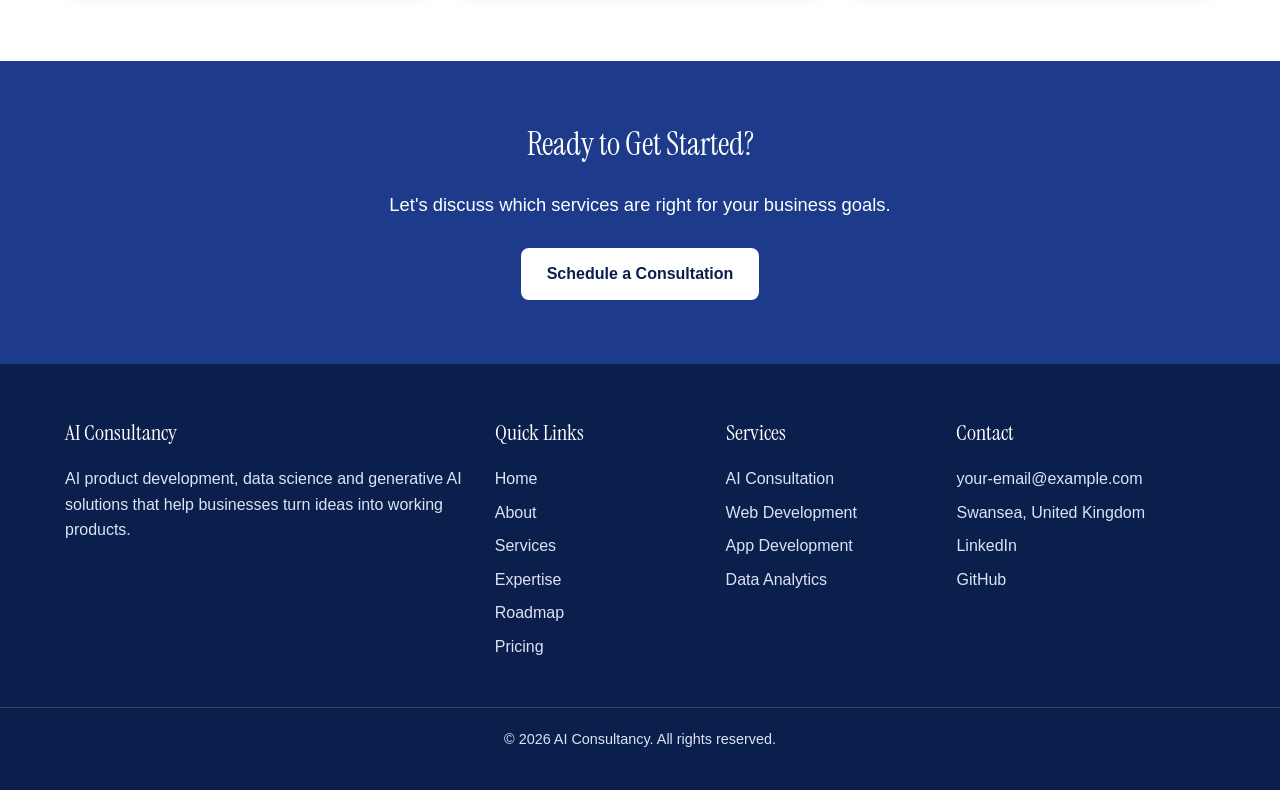
<file: services.html>
<!DOCTYPE html>
<html lang="en">

<head>
    <meta charset="UTF-8">
    <meta name="viewport" content="width=device-width, initial-scale=1.0">
    <meta name="description" content="AI consultation, web and app development, SEO, security, UI/UX design, data analytics and cloud services.">
    <title>Services | AI Consultancy</title>
    <!-- Google Fonts: Instrument Serif for headings -->
    <link rel="preconnect" href="https://fonts.googleapis.com">
    <link rel="preconnect" href="https://fonts.gstatic.com" crossorigin>
    <link href="https://fonts.googleapis.com/css2?family=Instrument+Serif&amp;display=swap" rel="stylesheet">
    <link rel="stylesheet" href="assets/css/style.css">
</head>

<body>
    <!-- Site header and main navigation -->
    <header class="site-header">
        <div class="container header-inner">
            <a href="index.html" class="logo">AI Consultancy</a>
            <nav aria-label="Main navigation">
                <ul class="nav-list">
                    <li><a href="index.html">Home</a></li>
                    <li><a href="about.html">About</a></li>
                    <li><a href="services.html" aria-current="page">Services</a></li>
                    <li><a href="expertise.html">Expertise</a></li>
                    <li><a href="roadmap.html">Roadmap</a></li>
                    <li><a href="pricing.html">Pricing</a></li>
                    <li><a href="consultation.html" class="nav-cta">Get Started</a></li>
                </ul>
            </nav>
        </div>
    </header>

    <main>
        <!-- Page banner -->
        <section class="page-banner">
            <div class="container">
                <h1>Our Services</h1>
                <p>Comprehensive digital solutions to power your business transformation.</p>
            </div>
        </section>

        <!-- Service list -->
        <section class="section">
            <div class="container">
                <div class="section-heading">
                    <h2>What We Offer</h2>
                    <p>Nine specialist services, each available on its own or combined into one project.</p>
                </div>
                <div class="grid grid-3">
                    <article class="card" id="ai-consultation">
                        <h3>AI Consultation &amp; Strategy</h3>
                        <p>Transform your business with strategic AI implementation. We analyse your operations, identify opportunities and develop custom AI solutions that drive measurable results.</p>
                        <ul>
                            <li>AI readiness assessment</li>
                            <li>Machine learning solutions</li>
                            <li>Natural language processing</li>
                            <li>Predictive analytics</li>
                            <li>AI integration roadmap</li>
                        </ul>
                    </article>
                    <article class="card" id="digital-marketing">
                        <h3>Digital Marketing</h3>
                        <p>Data-driven marketing strategies that amplify your brand reach and drive conversions across all digital channels.</p>
                        <ul>
                            <li>Social media marketing</li>
                            <li>Content strategy</li>
                            <li>PPC and ad campaigns</li>
                            <li>Email marketing automation</li>
                            <li>Analytics and reporting</li>
                        </ul>
                    </article>
                    <article class="card" id="web-development">
                        <h3>Website Development</h3>
                        <p>Custom web solutions built with modern technologies for optimal performance, security and user experience.</p>
                        <ul>
                            <li>Custom web applications</li>
                            <li>E-commerce platforms</li>
                            <li>Progressive web apps</li>
                            <li>API development</li>
                            <li>Performance optimisation</li>
                        </ul>
                    </article>
                    <article class="card" id="app-development">
                        <h3>Mobile App Development</h3>
                        <p>Native and cross-platform mobile applications that deliver exceptional user experiences on iOS and Android.</p>
                        <ul>
                            <li>iOS and Android apps</li>
                            <li>Cross-platform development</li>
                            <li>App store publishing</li>
                            <li>Push notifications and offline support</li>
                            <li>Ongoing maintenance</li>
                        </ul>
                    </article>
                    <article class="card" id="seo-services">
                        <h3>SEO Services</h3>
                        <p>Comprehensive SEO strategies to improve your search rankings, increase organic traffic and boost online visibility.</p>
                        <ul>
                            <li>Technical SEO audit</li>
                            <li>Keyword research</li>
                            <li>On-page optimisation</li>
                            <li>Link building</li>
                            <li>Local SEO</li>
                        </ul>
                    </article>
                    <article class="card" id="security-compliance">
                        <h3>Security &amp; Compliance</h3>
                        <p>Enterprise-grade security solutions to protect your digital assets and ensure regulatory compliance.</p>
                        <ul>
                            <li>Security audits</li>
                            <li>Penetration testing</li>
                            <li>GDPR compliance</li>
                            <li>Data encryption</li>
                            <li>Security monitoring</li>
                        </ul>
                    </article>
                    <article class="card" id="ui-ux-design">
                        <h3>UI/UX Design</h3>
                        <p>User-centred design that creates intuitive, engaging experiences that delight users and drive conversions.</p>
                        <ul>
                            <li>User research</li>
                            <li>Wireframing and prototyping</li>
                            <li>Interface design</li>
                            <li>Usability testing</li>
                            <li>Design systems</li>
                        </ul>
                    </article>
                    <article class="card" id="data-analytics">
                        <h3>Data Analytics</h3>
                        <p>Turn raw data into actionable insights with advanced analytics and business intelligence solutions.</p>
                        <ul>
                            <li>Data visualisation</li>
                            <li>Business intelligence</li>
                            <li>Custom dashboards</li>
                            <li>Predictive modelling</li>
                            <li>Data warehousing</li>
                        </ul>
                    </article>
                    <article class="card" id="cloud-solutions">
                        <h3>Cloud Solutions</h3>
                        <p>Scalable cloud infrastructure and migration services to optimise performance and reduce costs.</p>
                        <ul>
                            <li>Cloud migration</li>
                            <li>Infrastructure setup</li>
                            <li>DevOps automation</li>
                            <li>Scalability planning</li>
                            <li>Cost optimisation</li>
                        </ul>
                    </article>
                </div>
            </div>
        </section>

            <!-- Call to action -->
            <section class="cta">
                <div class="container">
                    <h2>Ready to Get Started?</h2>
                    <p>Let's discuss which services are right for your business goals.</p>
                    <a href="consultation.html" class="btn btn-light">Schedule a Consultation</a>
                </div>
            </section>
    </main>

    <!-- Site footer -->
    <footer class="site-footer">
        <div class="container footer-grid">
            <div>
                <h2>AI Consultancy</h2>
                <p>AI product development, data science and generative AI solutions that help businesses turn ideas into working products.</p>
            </div>
            <div>
                <h2>Quick Links</h2>
                <ul>
                    <li><a href="index.html">Home</a></li>
                    <li><a href="about.html">About</a></li>
                    <li><a href="services.html">Services</a></li>
                    <li><a href="expertise.html">Expertise</a></li>
                    <li><a href="roadmap.html">Roadmap</a></li>
                    <li><a href="pricing.html">Pricing</a></li>
                </ul>
            </div>
            <div>
                <h2>Services</h2>
                <ul>
                    <li><a href="services.html#ai-consultation">AI Consultation</a></li>
                    <li><a href="services.html#web-development">Web Development</a></li>
                    <li><a href="services.html#app-development">App Development</a></li>
                    <li><a href="services.html#data-analytics">Data Analytics</a></li>
                </ul>
            </div>
            <div>
                <h2>Contact</h2>
                <ul>
                    <li><a href="mailto:your-email@example.com">your-email@example.com</a></li>
                    <li><a href="https://www.google.com/maps/place/Swansea,+UK" target="_blank" rel="noopener" aria-label="Swansea, United Kingdom on Google Maps (opens in a new tab)">Swansea, United Kingdom</a></li>
                    <li><a href="https://www.linkedin.com/" target="_blank" rel="noopener" aria-label="LinkedIn (opens in a new tab)">LinkedIn</a></li>
                    <li><a href="https://github.com/SivaPrasadK07" target="_blank" rel="noopener" aria-label="GitHub (opens in a new tab)">GitHub</a></li>
                </ul>
            </div>
        </div>
        <p class="copyright">&copy; 2026 AI Consultancy. All rights reserved.</p>
    </footer>
</body>

</html>
</file>
<file: assets/css/style.css>
/* ==========================================================================
   AI Consultancy - main stylesheet
   Sections:
   1. Colour variables and base styles
   2. Header and navigation
   3. Page banners and hero
   4. Shared layout: sections, grids and cards
   5. Buttons and calls to action
   6. Page-specific components
   7. Consultation form
   8. Footer
   9. Media queries
   ========================================================================== */

/* ---------- 1. Colour variables and base styles ---------- */

:root {
    --navy: #0b1f4d;
    --blue: #1d4ed8;
    --blue-dark: #1e3a8a;
    --light: #eef3fb;
    --white: #ffffff;
    --text: #1e293b;
    --muted: #475569;
    --border: #d6e0f0;
    --radius: 12px;
    --shadow: 0 6px 20px rgba(11, 31, 77, 0.08);
}

*,
*::before,
*::after {
    box-sizing: border-box;
}

body {
    margin: 0;
    font-family: "Segoe UI", Roboto, Arial, sans-serif;
    font-size: 1rem;
    line-height: 1.6;
    color: var(--text);
    background-color: var(--white);
}

h1,
h2,
h3 {
    font-family: "Instrument Serif", Georgia, serif;
    font-weight: 400;
    line-height: 1.2;
    margin-top: 0;
}

h1 {
    font-size: 2.6rem;
}

h2 {
    font-size: 2rem;
}

h3 {
    font-size: 1.45rem;
}

img {
    max-width: 100%;
    height: auto;
    display: block;
}

a {
    color: var(--blue);
}

a:focus-visible {
    outline: 3px solid #f59e0b;
    outline-offset: 2px;
}

.container {
    width: 90%;
    max-width: 1150px;
    margin: 0 auto;
}

/* ---------- 2. Header and navigation ---------- */

.site-header {
    background-color: var(--white);
    border-bottom: 1px solid var(--border);
    position: sticky;
    top: 0;
    z-index: 10;
}

.header-inner {
    display: flex;
    align-items: center;
    justify-content: space-between;
    gap: 1rem;
    padding: 1rem 0;
}

.logo {
    font-family: "Instrument Serif", Georgia, serif;
    font-size: 1.8rem;
    color: var(--navy);
    text-decoration: none;
}

.nav-list {
    display: flex;
    flex-wrap: wrap;
    align-items: center;
    gap: 0.4rem 1.4rem;
    list-style: none;
    margin: 0;
    padding: 0;
}

.nav-list a {
    color: var(--navy);
    text-decoration: none;
    font-weight: 600;
    padding: 0.3rem 0;
    border-bottom: 2px solid transparent;
}

.nav-list a:hover,
.nav-list a[aria-current="page"] {
    border-bottom-color: var(--blue);
}

.nav-list .nav-cta {
    background-color: var(--blue);
    color: var(--white);
    padding: 0.55rem 1.1rem;
    border-radius: 8px;
    border-bottom: none;
}

.nav-list .nav-cta:hover {
    background-color: var(--blue-dark);
}

/* ---------- 3. Page banners and hero ---------- */

.hero {
    background-image: linear-gradient(rgba(11, 31, 77, 0.82), rgba(11, 31, 77, 0.82)), url("../images/team-meeting.jpg");
    background-size: cover;
    background-position: center;
    color: var(--white);
    padding: 7rem 0;
    text-align: center;
}

.hero h1 {
    font-size: 3.4rem;
    margin-bottom: 0.5rem;
}

.hero-tagline {
    font-size: 1.4rem;
    margin: 0 0 0.75rem;
}

.hero-text {
    font-size: 1.15rem;
    max-width: 640px;
    margin: 0 auto 2rem;
}

.page-banner {
    background-color: var(--navy);
    color: var(--white);
    text-align: center;
    padding: 4rem 0;
}

.page-banner h1 {
    margin-bottom: 0.5rem;
}

.page-banner p {
    font-size: 1.2rem;
    margin: 0 auto;
    max-width: 640px;
}

/* ---------- 4. Shared layout: sections, grids and cards ---------- */

.section {
    padding: 4.5rem 0;
}

.section-alt {
    background-color: var(--light);
}

.section-heading {
    text-align: center;
    max-width: 680px;
    margin: 0 auto 2.5rem;
}

.section-heading p {
    color: var(--muted);
    font-size: 1.1rem;
    margin: 0;
}

.grid {
    display: grid;
    gap: 1.5rem;
}

.grid-2 {
    grid-template-columns: repeat(2, 1fr);
}

.grid-3 {
    grid-template-columns: repeat(3, 1fr);
}

.grid-4 {
    grid-template-columns: repeat(4, 1fr);
}

.card {
    background-color: var(--white);
    border: 1px solid var(--border);
    border-radius: var(--radius);
    padding: 1.75rem;
    box-shadow: var(--shadow);
    transition: transform 0.3s ease, box-shadow 0.3s ease;
}

.card:hover {
    transform: translateY(-4px);
    box-shadow: 0 14px 32px rgba(11, 31, 77, 0.12);
}

.card p {
    color: var(--muted);
    margin-bottom: 0;
}

.card ul {
    color: var(--muted);
    padding-left: 1.2rem;
    margin-bottom: 0;
}

/* Statistics strip */

.stats {
    background-color: var(--light);
    padding: 2.5rem 0;
    text-align: center;
}

.stat-number {
    font-family: "Instrument Serif", Georgia, serif;
    font-size: 2.6rem;
    color: var(--blue-dark);
    margin: 0;
}

.stat-label {
    margin: 0;
    font-weight: 600;
    color: var(--navy);
}

.stat-detail {
    margin: 0.25rem 0 0;
    color: var(--muted);
    font-size: 0.95rem;
}

/* ---------- 5. Buttons and calls to action ---------- */

.button-group {
    display: flex;
    flex-wrap: wrap;
    justify-content: center;
    gap: 1rem;
}

.btn {
    display: inline-block;
    padding: 0.85rem 1.6rem;
    border-radius: 8px;
    font-weight: 600;
    text-decoration: none;
    transition: background-color 0.3s ease, color 0.3s ease;
}

.btn-primary {
    background-color: var(--blue);
    color: var(--white);
}

.btn-primary:hover {
    background-color: var(--blue-dark);
}

.btn-light {
    background-color: var(--white);
    color: var(--navy);
}

.btn-light:hover {
    background-color: var(--light);
}

.btn-outline {
    border: 2px solid var(--white);
    color: var(--white);
}

.btn-outline:hover {
    background-color: var(--white);
    color: var(--navy);
}

.center {
    text-align: center;
    margin-top: 2.5rem;
}

.cta {
    background-color: var(--blue-dark);
    color: var(--white);
    text-align: center;
    padding: 4rem 0;
}

.cta p {
    font-size: 1.15rem;
    margin: 0 0 1.75rem;
}

/* ---------- 6. Page-specific components ---------- */

/* About page */

.about-grid {
    display: grid;
    grid-template-columns: 3fr 2fr;
    gap: 3rem;
    align-items: center;
}

.about-grid img {
    border-radius: var(--radius);
    box-shadow: var(--shadow);
}

/* Expertise page: highlights, experience and education */

.highlight-list {
    list-style: none;
    padding: 0;
    margin: 0 auto;
    max-width: 820px;
}

.highlight-list li {
    background-color: var(--white);
    border-left: 4px solid var(--blue);
    border-radius: 8px;
    padding: 1rem 1.25rem;
    margin-bottom: 1rem;
    box-shadow: var(--shadow);
}

.timeline-item {
    display: flex;
    justify-content: space-between;
    gap: 1.5rem;
    background-color: var(--white);
    border: 1px solid var(--border);
    border-radius: var(--radius);
    padding: 1.5rem 1.75rem;
    margin: 0 auto 1rem;
    max-width: 900px;
}

.timeline-item h3 {
    margin-bottom: 0.25rem;
}

.timeline-item p {
    margin: 0;
    color: var(--muted);
}

.timeline-meta {
    text-align: right;
    flex-shrink: 0;
}

/* Roadmap page */

.phase {
    max-width: 900px;
    margin: 0 auto 1.5rem;
}

.phase-header {
    display: flex;
    align-items: center;
    gap: 1.25rem;
    margin-bottom: 0.75rem;
}

.phase-number {
    font-family: "Instrument Serif", Georgia, serif;
    font-size: 2.4rem;
    color: var(--blue);
    line-height: 1;
}

.phase-header h3 {
    margin: 0;
}

.phase-duration {
    margin: 0;
    color: var(--muted);
    font-size: 0.95rem;
}

.phase ul {
    columns: 2;
    column-gap: 2rem;
}

/* Pricing page */

.price-card {
    display: flex;
    flex-direction: column;
}

.price-card ul {
    flex-grow: 1;
    margin-bottom: 1.5rem;
}

.price-card .btn {
    text-align: center;
}

.price {
    font-family: "Instrument Serif", Georgia, serif;
    font-size: 2.4rem;
    color: var(--navy);
    margin: 0 0 1rem;
}

.price span {
    font-family: "Segoe UI", Roboto, Arial, sans-serif;
    font-size: 1rem;
    color: var(--muted);
}

.price-card-featured {
    border: 2px solid var(--blue);
}

.badge {
    align-self: flex-start;
    background-color: var(--blue);
    color: var(--white);
    font-size: 0.8rem;
    font-weight: 600;
    padding: 0.2rem 0.7rem;
    border-radius: 20px;
    margin-bottom: 0.75rem;
}

/* ---------- 7. Consultation form ---------- */

.form-card {
    max-width: 640px;
    margin: 0 auto;
}

.form-row {
    display: grid;
    grid-template-columns: 1fr 1fr;
    gap: 1rem;
}

.form-field {
    display: flex;
    flex-direction: column;
    margin-bottom: 1.2rem;
}

.form-field label {
    font-weight: 600;
    margin-bottom: 0.35rem;
    color: var(--navy);
}

.form-field input,
.form-field select,
.form-field textarea {
    font: inherit;
    padding: 0.7rem 0.8rem;
    border: 1px solid #94a3b8;
    border-radius: 8px;
    background-color: var(--white);
    color: var(--text);
}

.form-field input:focus,
.form-field select:focus,
.form-field textarea:focus {
    outline: 3px solid rgba(29, 78, 216, 0.35);
    border-color: var(--blue);
}

.form-card button {
    width: 100%;
    border: none;
    font: inherit;
    font-weight: 600;
    cursor: pointer;
}

/* ---------- 8. Footer ---------- */

.site-footer {
    background-color: var(--navy);
    color: #dbe4f5;
    padding: 3.5rem 0 1.5rem;
}

.footer-grid {
    display: grid;
    grid-template-columns: 2fr 1fr 1fr 1.3fr;
    gap: 2rem;
}

.site-footer h2 {
    font-size: 1.4rem;
    color: var(--white);
}

.site-footer ul {
    list-style: none;
    padding: 0;
    margin: 0;
}

.site-footer li {
    margin-bottom: 0.5rem;
}

.site-footer a {
    color: #dbe4f5;
    text-decoration: none;
}

.site-footer a:hover {
    color: var(--white);
    text-decoration: underline;
}

.copyright {
    border-top: 1px solid rgba(255, 255, 255, 0.15);
    margin-top: 2.5rem;
    padding-top: 1.25rem;
    text-align: center;
    font-size: 0.9rem;
}

/* ---------- 9. Media queries ---------- */

/* Tablets and small laptops */
@media screen and (max-width: 992px) {
    .grid-3,
    .grid-4 {
        grid-template-columns: repeat(2, 1fr);
    }

    .footer-grid {
        grid-template-columns: 1fr 1fr;
    }

    .site-header {
        position: static;
    }

    .header-inner {
        flex-direction: column;
    }

    .nav-list {
        justify-content: center;
    }

    .hero h1 {
        font-size: 2.8rem;
    }
}

/* Mobile phones */
@media screen and (max-width: 640px) {
    h1 {
        font-size: 2.1rem;
    }

    h2 {
        font-size: 1.7rem;
    }

    .hero {
        padding: 4.5rem 0;
    }

    .hero h1 {
        font-size: 2.3rem;
    }

    .hero-tagline {
        font-size: 1.15rem;
    }

    .section {
        padding: 3rem 0;
    }

    .grid-2,
    .grid-3,
    .grid-4,
    .about-grid,
    .form-row,
    .footer-grid {
        grid-template-columns: 1fr;
    }

    .timeline-item {
        flex-direction: column;
        gap: 0.5rem;
    }

    .timeline-meta {
        text-align: left;
    }

    .phase ul {
        columns: 1;
    }

    .nav-list {
        gap: 0.4rem 1rem;
    }
}
</file>
